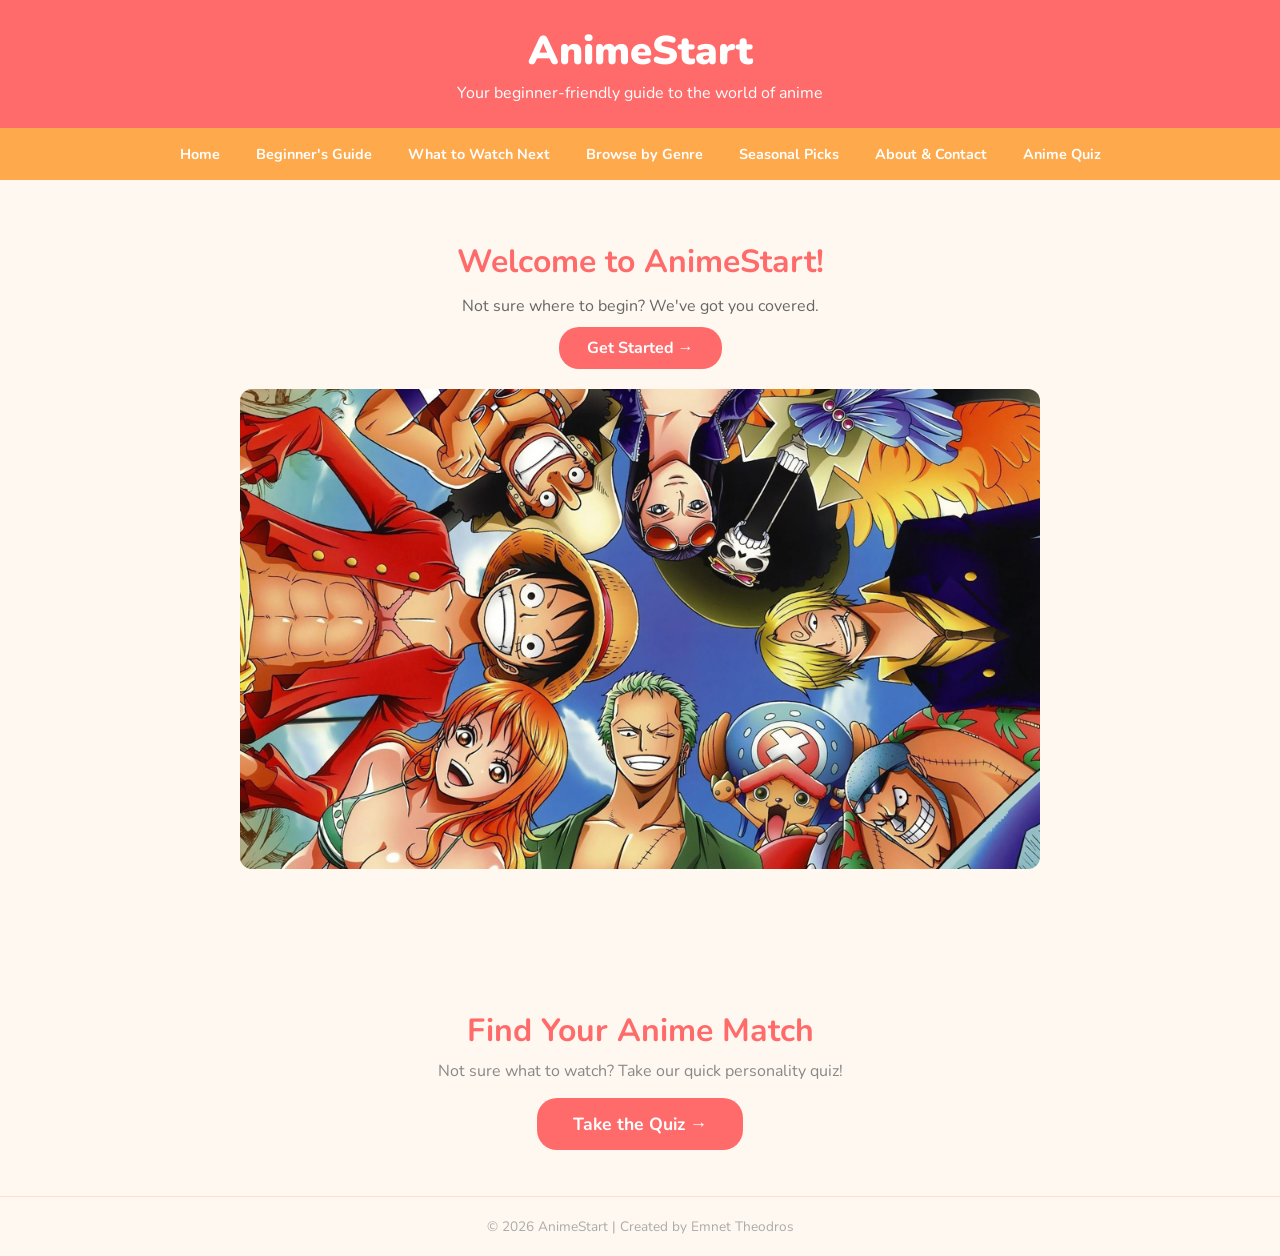
<file: index.html>
<!DOCTYPE html>
<html lang="en">
<head>
  <meta charset="UTF-8">
  <title>AnimeStart</title>
  <link href="https://fonts.googleapis.com/css2?family=Nunito:wght@400;700;900&display=swap" rel="stylesheet">
  <link rel="stylesheet" href="style.css">
</head>
<body>

  <header>
    <h1>AnimeStart</h1>
    <p>Your beginner-friendly guide to the world of anime</p>
  </header>

  <nav>
    <a href="index.html">Home</a>
    <a href="beginners-guide.html">Beginner's Guide</a>
    <a href="what-to-watch.html">What to Watch Next</a>
    <a href="browse-by-genre.html">Browse by Genre</a>
    <a href="seasonal-picks.html">Seasonal Picks</a>
    <a href="about.html">About & Contact</a>
    <a href="quiz.html">Anime Quiz</a>
  </nav>

  <section class="hero">
    <h2>Welcome to AnimeStart! </h2>
    <p>Not sure where to begin? We've got you covered.</p>
    <a href="beginners-guide.html">Get Started →</a>
    <div style="margin-top:30px;">
      <img src="images/one-piece.jpg" alt="One Piece" style="width:80%; max-width:800px; border-radius:12px; display:block; margin:0 auto;">
    </div>
  </section>

  <div class="page-title" style="margin-top:40px;">
    <h2>Find Your Anime Match </h2>
    <p>Not sure what to watch? Take our quick personality quiz!</p>
  </div>

  <div style="text-align:center; margin-top:20px; margin-bottom:60px;">
    <a href="quiz.html" style="background-color:#ff6b6b; color:white; text-decoration:none; padding:14px 36px; border-radius:20px; font-weight:700; font-size:1.1rem;">Take the Quiz →</a>
  </div>
  
  <footer>
    &copy; 2026 AnimeStart | Created by Emnet Theodros
  </footer>

</body>
</html>
</file>
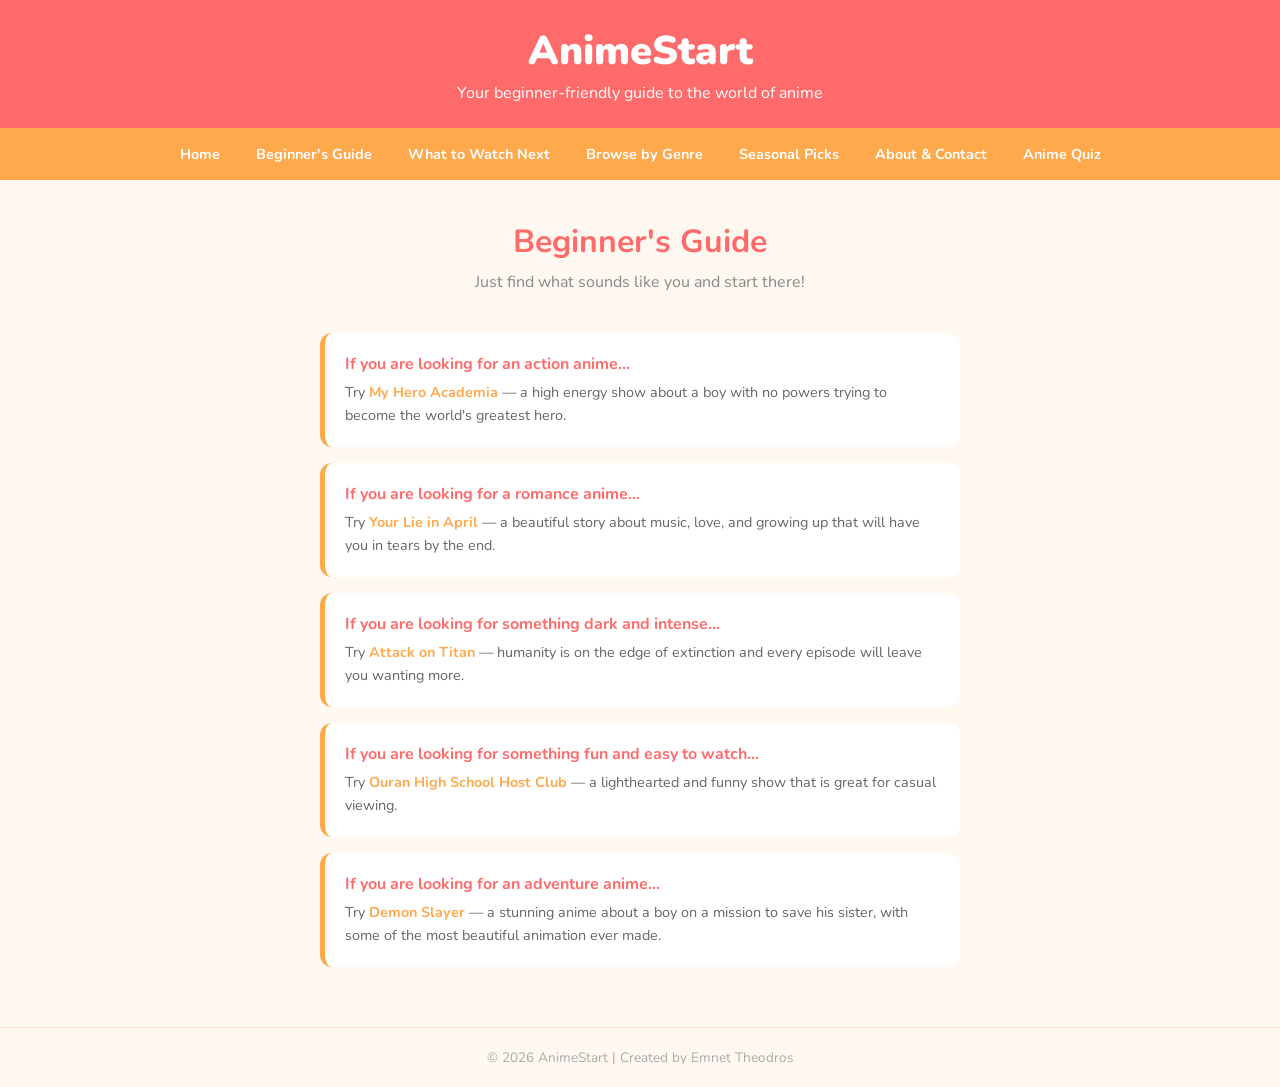
<file: beginners-guide.html>
<!DOCTYPE html>
<html lang="en">
<head>
  <meta charset="UTF-8">
  <title>Beginner's Guide | AnimeStart</title>
  <link href="https://fonts.googleapis.com/css2?family=Nunito:wght@400;700;900&display=swap" rel="stylesheet">
  <link rel="stylesheet" href="style.css">
</head>
<body>

  <header>
    <h1>AnimeStart</h1>
    <p>Your beginner-friendly guide to the world of anime</p>
  </header>

  <nav>
    <a href="index.html">Home</a>
    <a href="beginners-guide.html">Beginner's Guide</a>
    <a href="what-to-watch.html">What to Watch Next</a>
    <a href="browse-by-genre.html">Browse by Genre</a>
    <a href="seasonal-picks.html">Seasonal Picks</a>
    <a href="about.html">About & Contact</a>
    <a href="quiz.html">Anime Quiz</a>
  </nav>

  <div class="page-title">
    <h2>Beginner's Guide </h2>
    <p>Just find what sounds like you and start there!</p>
  </div>

  <div class="guides">

    <div class="guide-card">
      <h3> If you are looking for an action anime...</h3>
      <p>Try <strong>My Hero Academia</strong> — a high energy show about a boy with no powers trying to become the world's greatest hero.</p>
    </div>

    <div class="guide-card">
      <h3> If you are looking for a romance anime...</h3>
      <p>Try <strong>Your Lie in April</strong> — a beautiful story about music, love, and growing up that will have you in tears by the end.</p>
    </div>

    <div class="guide-card">
      <h3> If you are looking for something dark and intense...</h3>
      <p>Try <strong>Attack on Titan</strong> — humanity is on the edge of extinction and every episode will leave you wanting more.</p>
    </div>

    <div class="guide-card">
      <h3> If you are looking for something fun and easy to watch...</h3>
      <p>Try <strong>Ouran High School Host Club</strong> — a lighthearted and funny show that is great for casual viewing.</p>
    </div>

    <div class="guide-card">
      <h3> If you are looking for an adventure anime...</h3>
      <p>Try <strong>Demon Slayer</strong> — a stunning anime about a boy on a mission to save his sister, with some of the most beautiful animation ever made.</p>
    </div>

  </div>
  
  


  <footer>
    &copy; 2026 AnimeStart | Created by Emnet Theodros
  </footer>

</body>
</html>
</file>
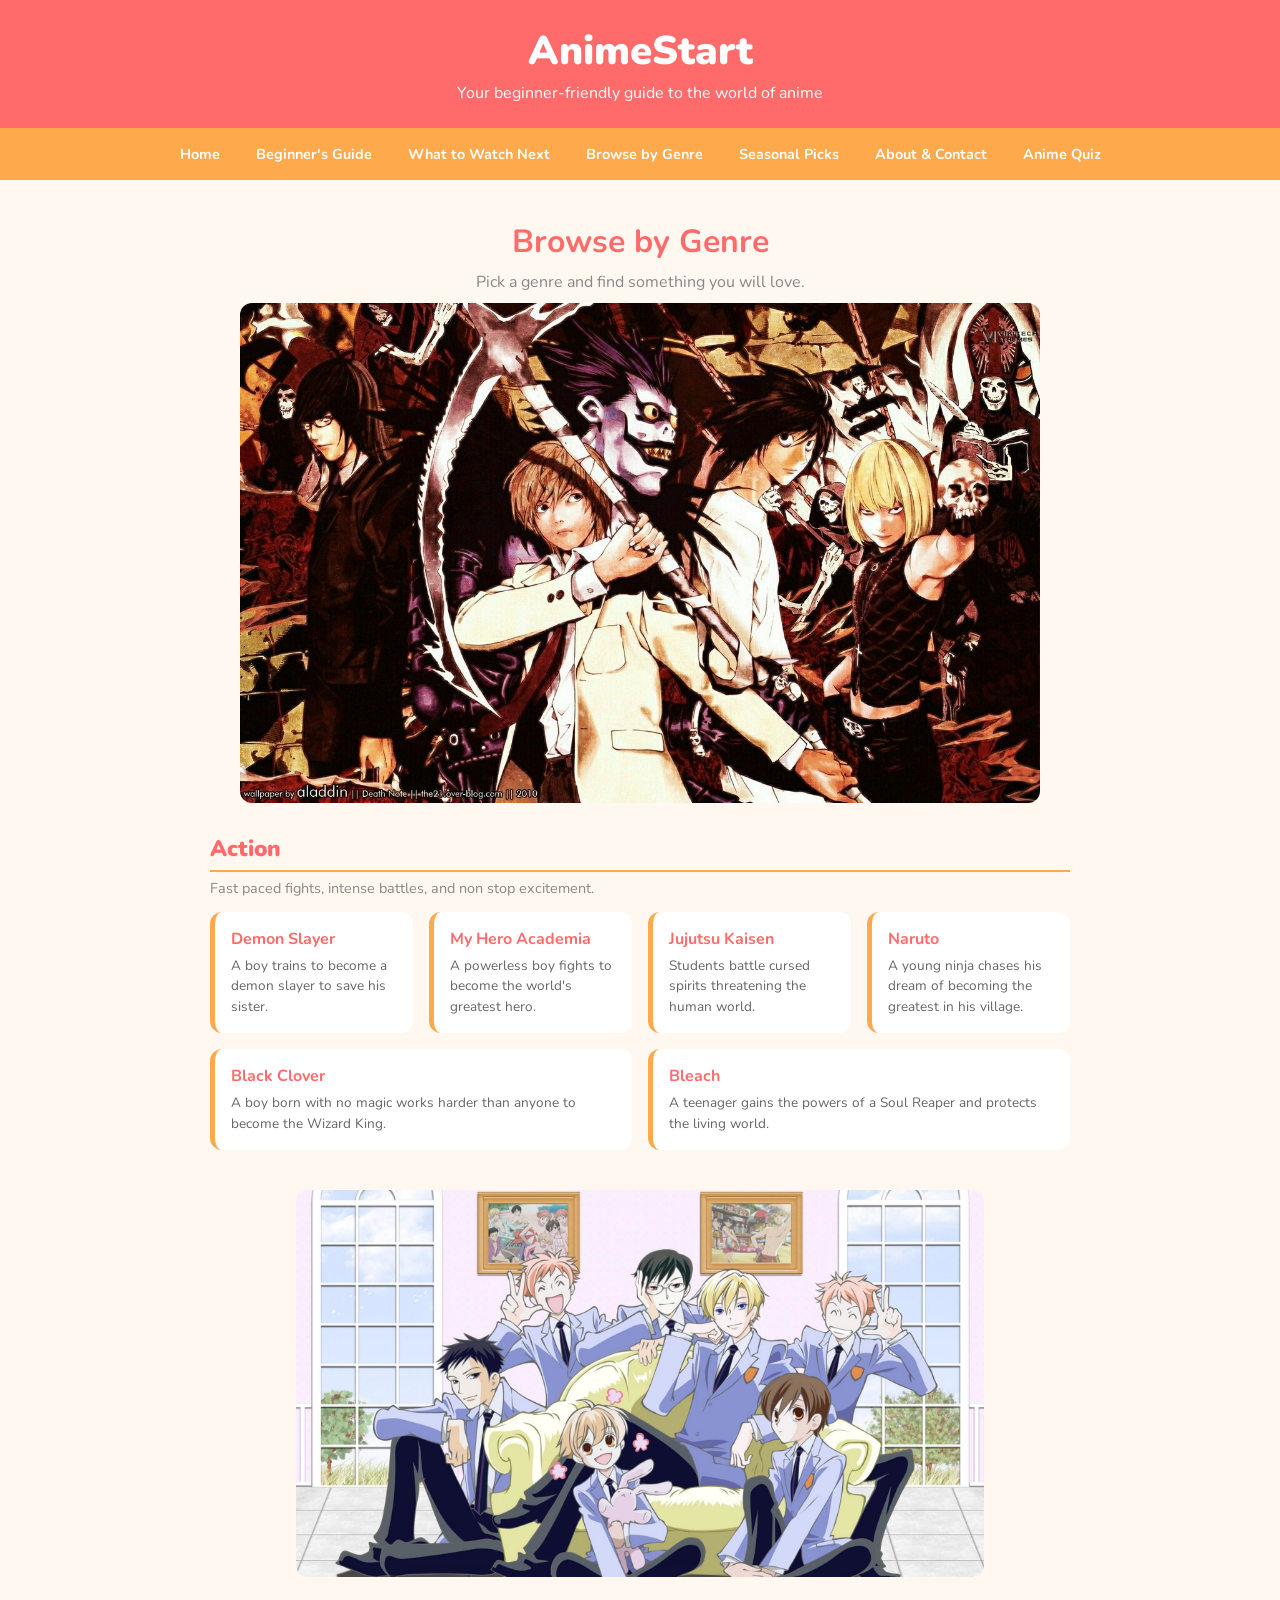
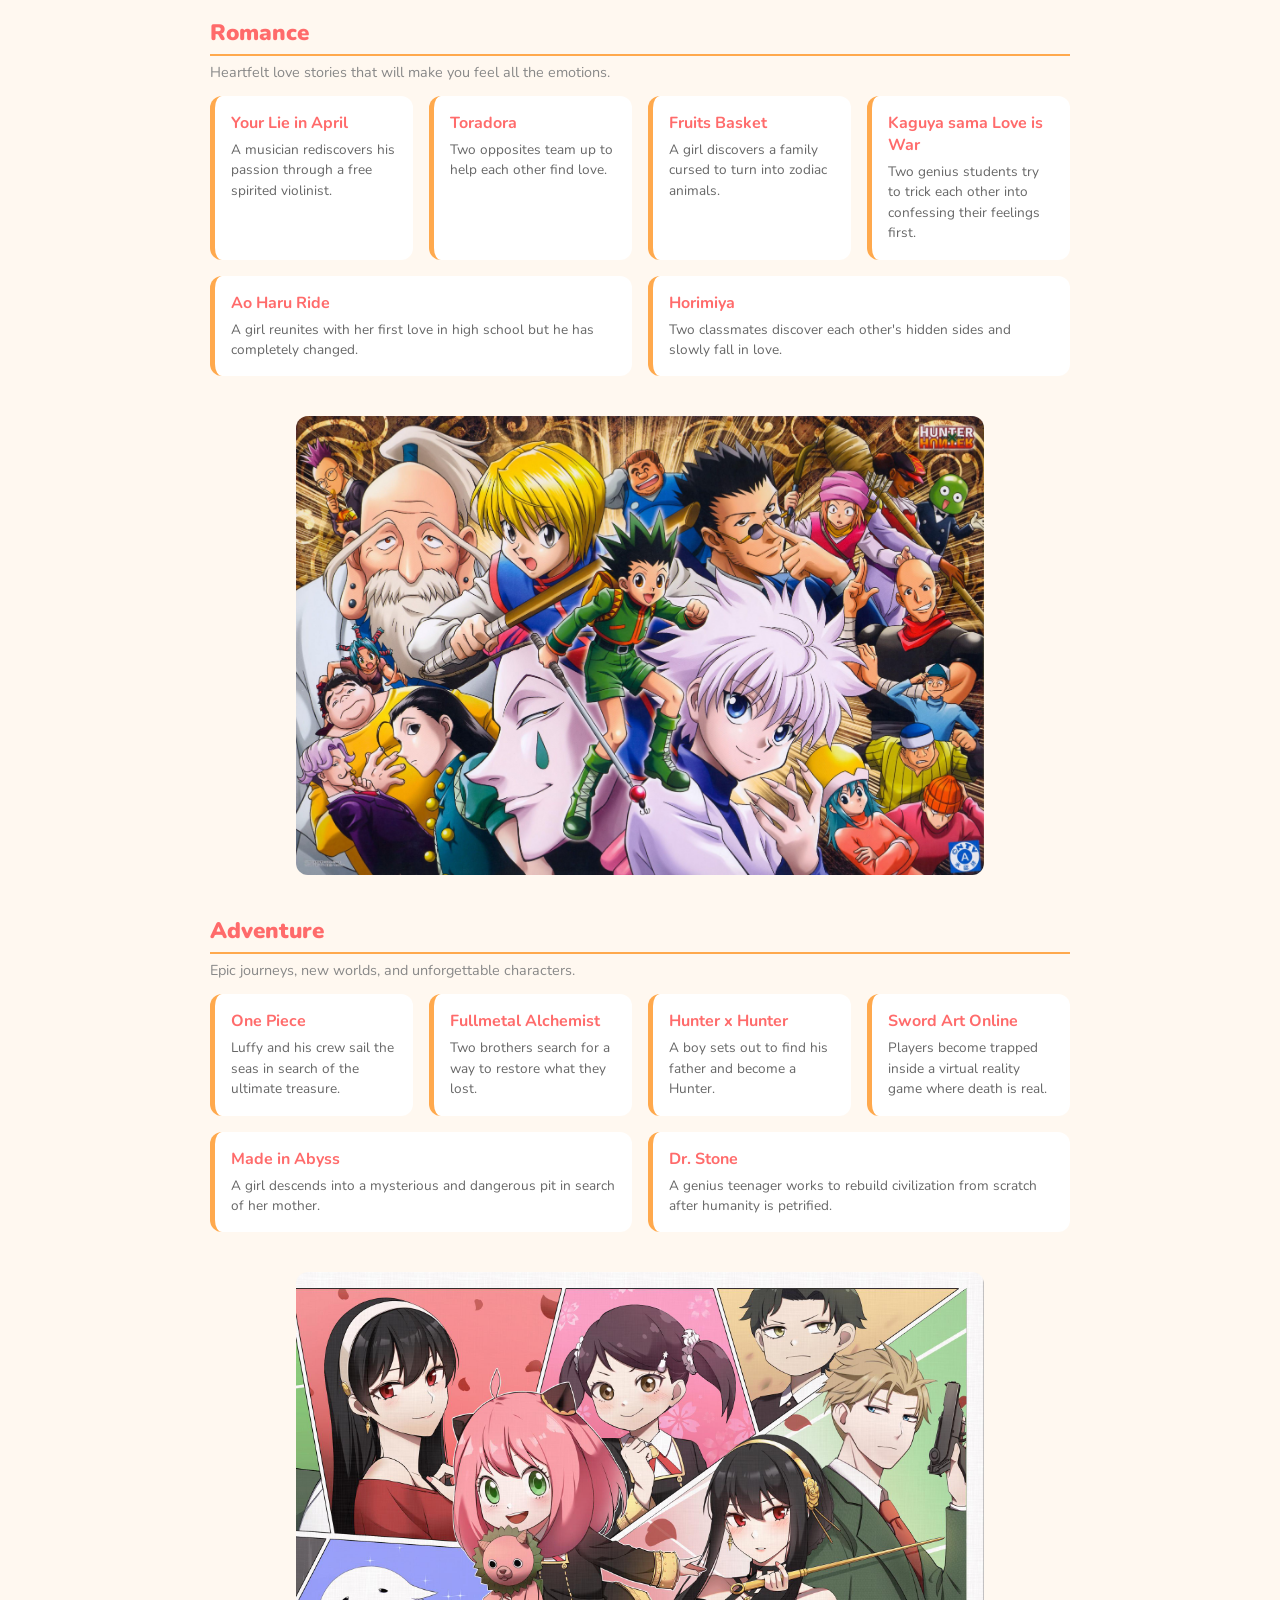
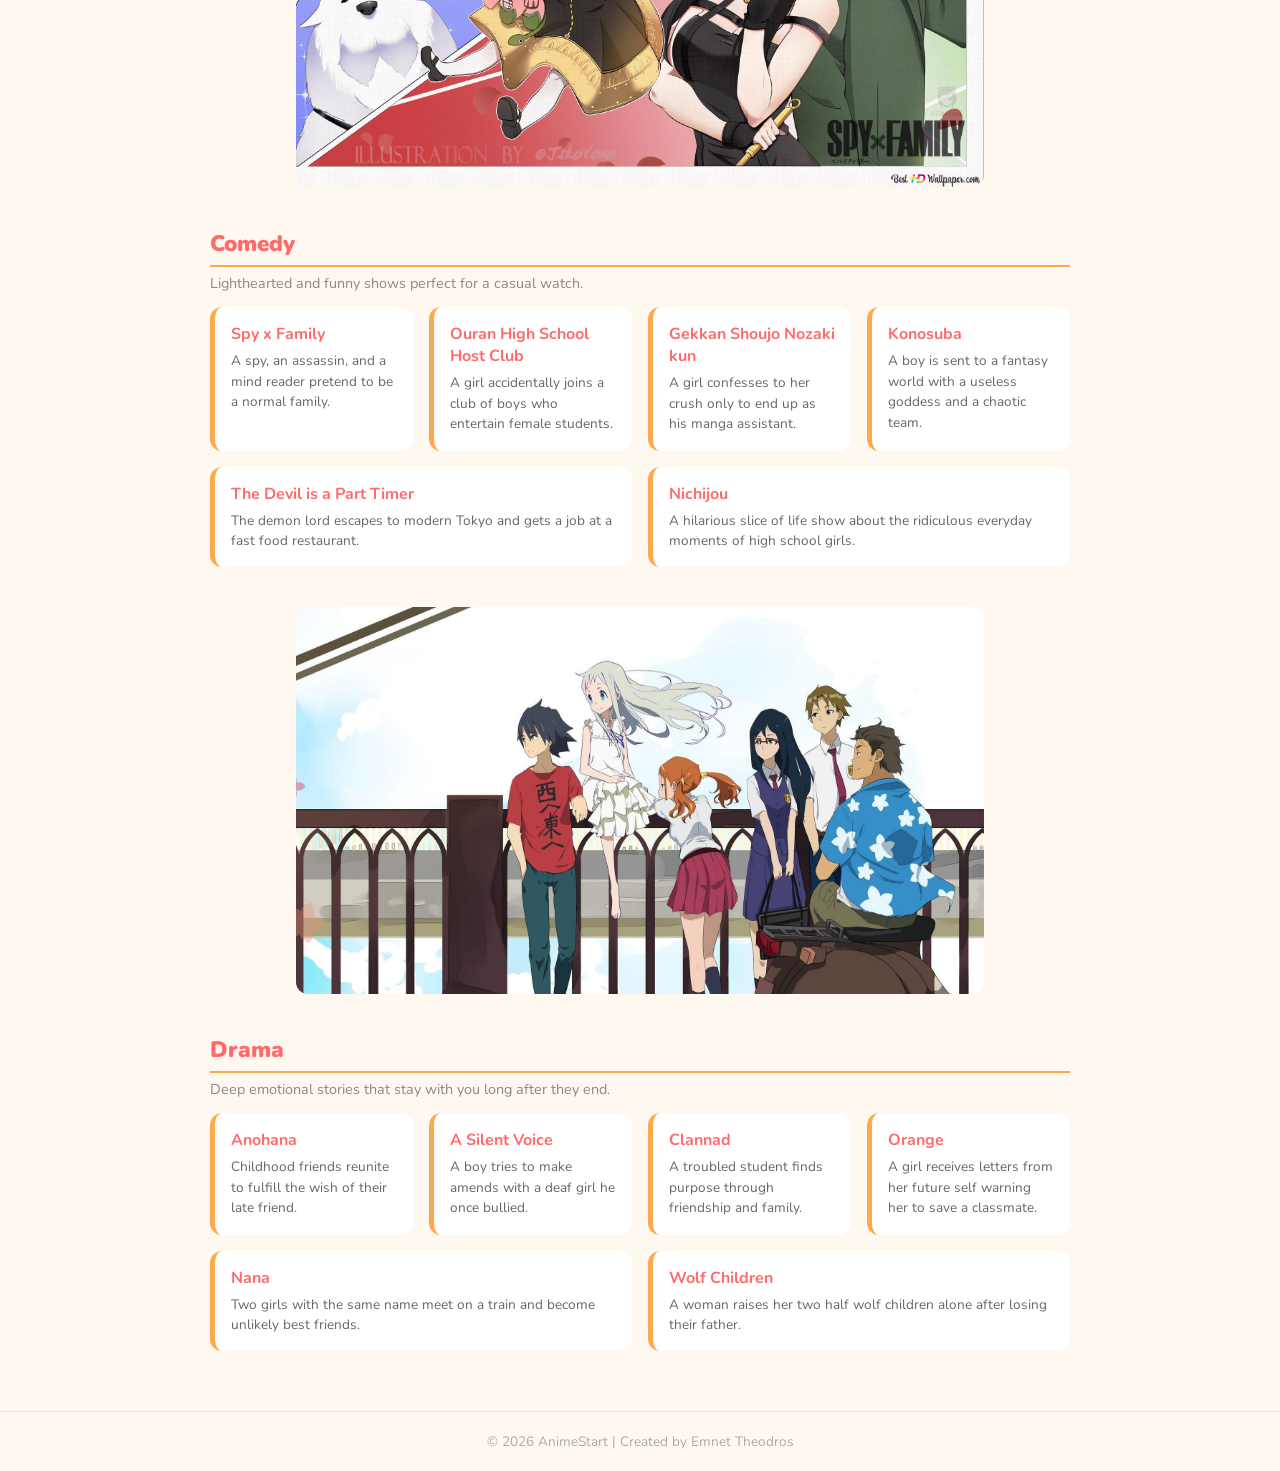
<file: browse-by-genre.html>
<!DOCTYPE html>
<html lang="en">
<head>
  <meta charset="UTF-8">
  <title>Browse by Genre | AnimeStart</title>
  <link href="https://fonts.googleapis.com/css2?family=Nunito:wght@400;700;900&display=swap" rel="stylesheet">
  <link rel="stylesheet" href="style.css">
</head>
<body>

  <header>
    <h1>AnimeStart</h1>
    <p>Your beginner-friendly guide to the world of anime</p>
  </header>

  <nav>
    <a href="index.html">Home</a>
    <a href="beginners-guide.html">Beginner's Guide</a>
    <a href="what-to-watch.html">What to Watch Next</a>
    <a href="browse-by-genre.html">Browse by Genre</a>
    <a href="seasonal-picks.html">Seasonal Picks</a>
    <a href="about.html">About & Contact</a>
    <a href="quiz.html">Anime Quiz</a>
  </nav>

  <div class="page-title">
    <h2>Browse by Genre</h2>
    <p>Pick a genre and find something you will love.</p>
  </div>

  <img src="images/death-note.jpg" alt="Death Note" style="width:80%; max-width:800px; height:auto; border-radius:12px; display:block; margin:0 auto;">

  <div class="genre-section">

    <div class="genre-block">
      <h3>Action</h3>
      <p>Fast paced fights, intense battles, and non stop excitement.</p>
      <div class="genre-cards">
        <div class="genre-card">
          <h4>Demon Slayer</h4>
          <p>A boy trains to become a demon slayer to save his sister.</p>
        </div>
        <div class="genre-card">
          <h4>My Hero Academia</h4>
          <p>A powerless boy fights to become the world's greatest hero.</p>
        </div>
        <div class="genre-card">
          <h4>Jujutsu Kaisen</h4>
          <p>Students battle cursed spirits threatening the human world.</p>
        </div>
        <div class="genre-card">
          <h4>Naruto</h4>
          <p>A young ninja chases his dream of becoming the greatest in his village.</p>
        </div>
        <div class="genre-card">
          <h4>Black Clover</h4>
          <p>A boy born with no magic works harder than anyone to become the Wizard King.</p>
        </div>
        <div class="genre-card">
          <h4>Bleach</h4>
          <p>A teenager gains the powers of a Soul Reaper and protects the living world.</p>
        </div>
      </div>
    </div>

    <img src="images/ouran-highschool.jpg" alt="Ouran High School" style="width:80%; max-width:800px; height:auto; border-radius:12px; display:block; margin:0 auto;">

    <div class="genre-block">
      <h3>Romance</h3>
      <p>Heartfelt love stories that will make you feel all the emotions.</p>
      <div class="genre-cards">
        <div class="genre-card">
          <h4>Your Lie in April</h4>
          <p>A musician rediscovers his passion through a free spirited violinist.</p>
        </div>
        <div class="genre-card">
          <h4>Toradora</h4>
          <p>Two opposites team up to help each other find love.</p>
        </div>
        <div class="genre-card">
          <h4>Fruits Basket</h4>
          <p>A girl discovers a family cursed to turn into zodiac animals.</p>
        </div>
        <div class="genre-card">
          <h4>Kaguya sama Love is War</h4>
          <p>Two genius students try to trick each other into confessing their feelings first.</p>
        </div>
        <div class="genre-card">
          <h4>Ao Haru Ride</h4>
          <p>A girl reunites with her first love in high school but he has completely changed.</p>
        </div>
        <div class="genre-card">
          <h4>Horimiya</h4>
          <p>Two classmates discover each other's hidden sides and slowly fall in love.</p>
        </div>
      </div>
    </div>
<img src="images/hxh.jpg" alt="Hunter x Hunter" style="width:80%; max-width:800px; height:auto; border-radius:12px; display:block; margin:0 auto;">

    <div class="genre-block">
      <h3>Adventure</h3>
      <p>Epic journeys, new worlds, and unforgettable characters.</p>
      <div class="genre-cards">
        <div class="genre-card">
          <h4>One Piece</h4>
          <p>Luffy and his crew sail the seas in search of the ultimate treasure.</p>
        </div>
        <div class="genre-card">
          <h4>Fullmetal Alchemist</h4>
          <p>Two brothers search for a way to restore what they lost.</p>
        </div>
        <div class="genre-card">
          <h4>Hunter x Hunter</h4>
          <p>A boy sets out to find his father and become a Hunter.</p>
        </div>
        <div class="genre-card">
          <h4>Sword Art Online</h4>
          <p>Players become trapped inside a virtual reality game where death is real.</p>
        </div>
        <div class="genre-card">
          <h4>Made in Abyss</h4>
          <p>A girl descends into a mysterious and dangerous pit in search of her mother.</p>
        </div>
        <div class="genre-card">
          <h4>Dr. Stone</h4>
          <p>A genius teenager works to rebuild civilization from scratch after humanity is petrified.</p>
        </div>
      </div>
    </div>

  <img src="images/spy-x-family.jpg" alt="Spy x Family" style="width:80%; max-width:800px; height:auto; border-radius:12px; display:block; margin:0 auto;">
    
  <div class="genre-block">
      <h3>Comedy</h3>
      <p>Lighthearted and funny shows perfect for a casual watch.</p>
      <div class="genre-cards">
        <div class="genre-card">
          <h4>Spy x Family</h4>
          <p>A spy, an assassin, and a mind reader pretend to be a normal family.</p>
        </div>
        <div class="genre-card">
          <h4>Ouran High School Host Club</h4>
          <p>A girl accidentally joins a club of boys who entertain female students.</p>
        </div>
        <div class="genre-card">
          <h4>Gekkan Shoujo Nozaki kun</h4>
          <p>A girl confesses to her crush only to end up as his manga assistant.</p>
        </div>
        <div class="genre-card">
          <h4>Konosuba</h4>
          <p>A boy is sent to a fantasy world with a useless goddess and a chaotic team.</p>
        </div>
        <div class="genre-card">
          <h4>The Devil is a Part Timer</h4>
          <p>The demon lord escapes to modern Tokyo and gets a job at a fast food restaurant.</p>
        </div>
        <div class="genre-card">
          <h4>Nichijou</h4>
          <p>A hilarious slice of life show about the ridiculous everyday moments of high school girls.</p>
        </div>
      </div>
    </div>

  <img src="images/anohana.jpg" alt="Anohana" style="width:80%; max-width:800px; height:auto; border-radius:12px; display:block; margin:0 auto;">
    
  <div class="genre-block">
      <h3>Drama</h3>
      <p>Deep emotional stories that stay with you long after they end.</p>
      <div class="genre-cards">
        <div class="genre-card">
          <h4>Anohana</h4>
          <p>Childhood friends reunite to fulfill the wish of their late friend.</p>
        </div>
        <div class="genre-card">
          <h4>A Silent Voice</h4>
          <p>A boy tries to make amends with a deaf girl he once bullied.</p>
        </div>
        <div class="genre-card">
          <h4>Clannad</h4>
          <p>A troubled student finds purpose through friendship and family.</p>
        </div>
        <div class="genre-card">
          <h4>Orange</h4>
          <p>A girl receives letters from her future self warning her to save a classmate.</p>
        </div>
        <div class="genre-card">
          <h4>Nana</h4>
          <p>Two girls with the same name meet on a train and become unlikely best friends.</p>
        </div>
        <div class="genre-card">
          <h4>Wolf Children</h4>
          <p>A woman raises her two half wolf children alone after losing their father.</p>
        </div>
      </div>
    </div>

  </div>

  <footer>
    &copy; 2026 AnimeStart | Created by Emnet Theodros
  </footer>

</body>
</html>
</file>
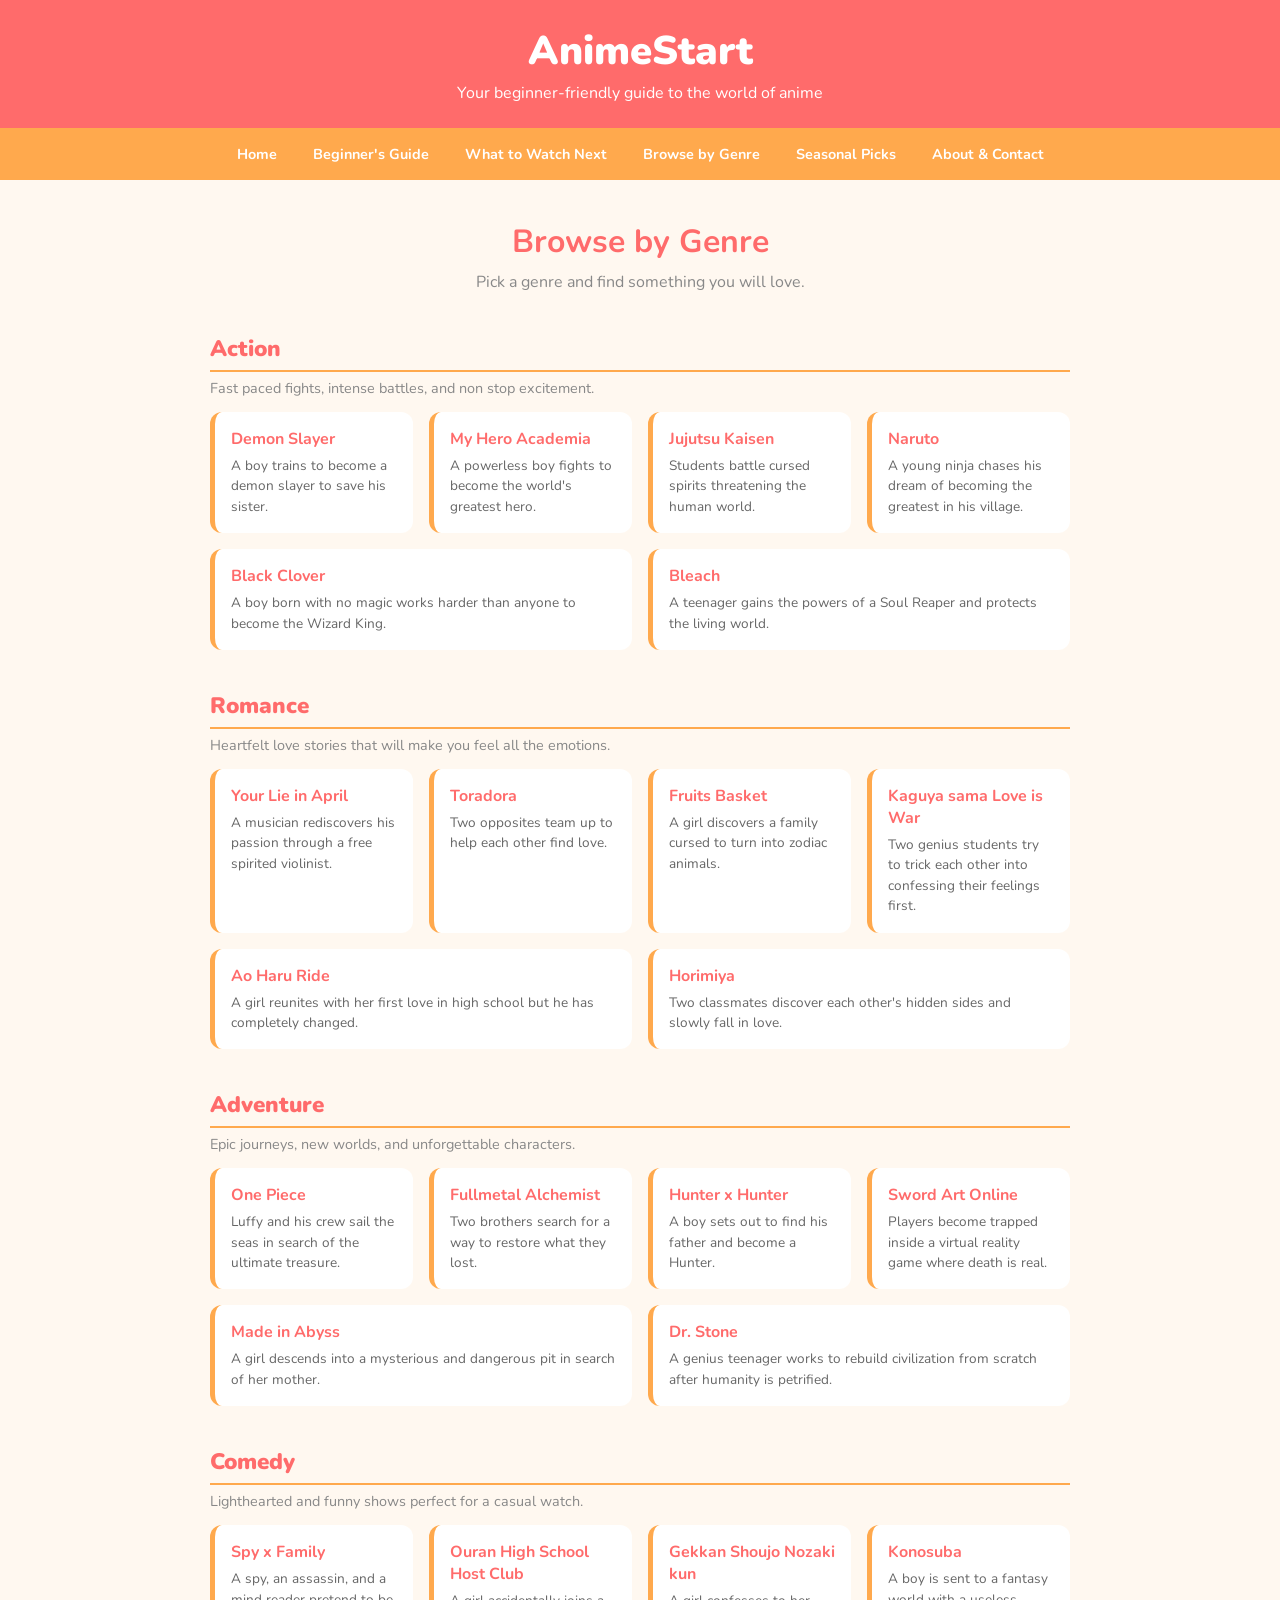
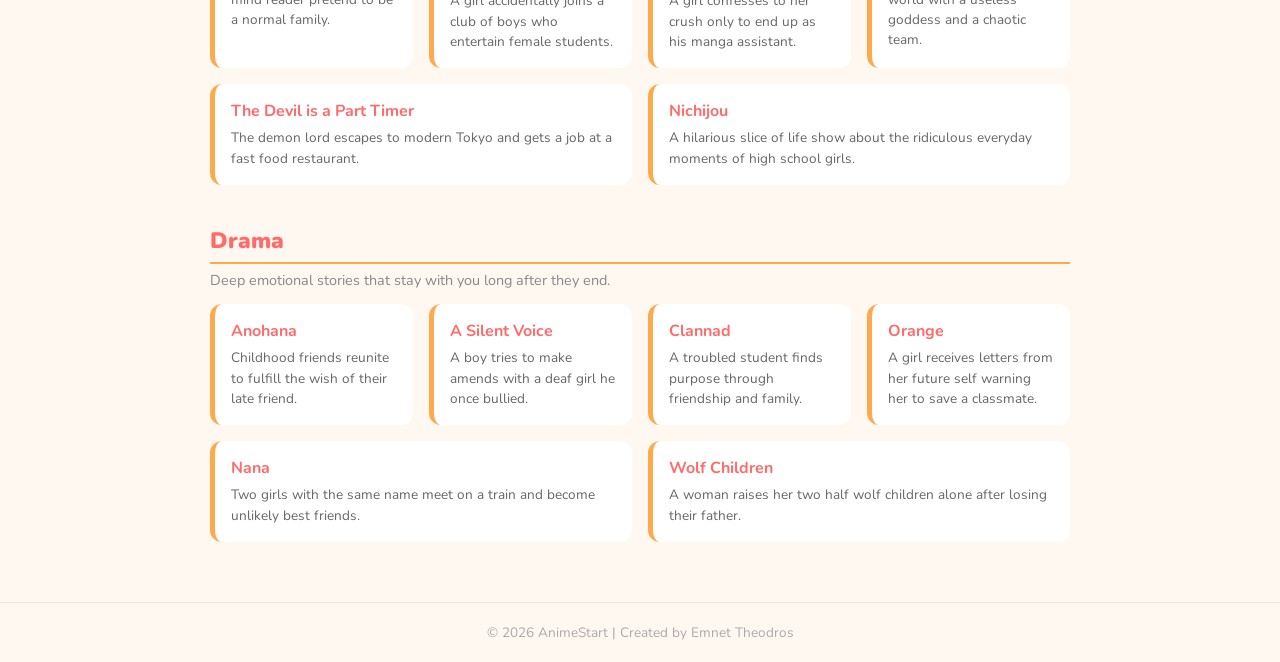
<file: genre.html>
<!DOCTYPE html>
<html lang="en">
<head>
  <meta charset="UTF-8">
  <title>Browse by Genre | AnimeStart</title>
  <link href="https://fonts.googleapis.com/css2?family=Nunito:wght@400;700;900&display=swap" rel="stylesheet">
  <link rel="stylesheet" href="style.css">
</head>
<body>

  <header>
    <h1>AnimeStart</h1>
    <p>Your beginner-friendly guide to the world of anime</p>
  </header>

  <nav>
    <a href="index.html">Home</a>
    <a href="beginners-guide.html">Beginner's Guide</a>
    <a href="what-to-watch.html">What to Watch Next</a>
    <a href="browse-by-genre.html">Browse by Genre</a>
    <a href="seasonal-picks.html">Seasonal Picks</a>
    <a href="about.html">About & Contact</a>
  </nav>

  <div class="page-title">
    <h2>Browse by Genre</h2>
    <p>Pick a genre and find something you will love.</p>
  </div>

  <div class="genre-section">

    <div class="genre-block">
      <h3>Action</h3>
      <p>Fast paced fights, intense battles, and non stop excitement.</p>
      <div class="genre-cards">
        <div class="genre-card">
          <h4>Demon Slayer</h4>
          <p>A boy trains to become a demon slayer to save his sister.</p>
        </div>
        <div class="genre-card">
          <h4>My Hero Academia</h4>
          <p>A powerless boy fights to become the world's greatest hero.</p>
        </div>
        <div class="genre-card">
          <h4>Jujutsu Kaisen</h4>
          <p>Students battle cursed spirits threatening the human world.</p>
        </div>
        <div class="genre-card">
          <h4>Naruto</h4>
          <p>A young ninja chases his dream of becoming the greatest in his village.</p>
        </div>
        <div class="genre-card">
          <h4>Black Clover</h4>
          <p>A boy born with no magic works harder than anyone to become the Wizard King.</p>
        </div>
        <div class="genre-card">
          <h4>Bleach</h4>
          <p>A teenager gains the powers of a Soul Reaper and protects the living world.</p>
        </div>
      </div>
    </div>

    <div class="genre-block">
      <h3>Romance</h3>
      <p>Heartfelt love stories that will make you feel all the emotions.</p>
      <div class="genre-cards">
        <div class="genre-card">
          <h4>Your Lie in April</h4>
          <p>A musician rediscovers his passion through a free spirited violinist.</p>
        </div>
        <div class="genre-card">
          <h4>Toradora</h4>
          <p>Two opposites team up to help each other find love.</p>
        </div>
        <div class="genre-card">
          <h4>Fruits Basket</h4>
          <p>A girl discovers a family cursed to turn into zodiac animals.</p>
        </div>
        <div class="genre-card">
          <h4>Kaguya sama Love is War</h4>
          <p>Two genius students try to trick each other into confessing their feelings first.</p>
        </div>
        <div class="genre-card">
          <h4>Ao Haru Ride</h4>
          <p>A girl reunites with her first love in high school but he has completely changed.</p>
        </div>
        <div class="genre-card">
          <h4>Horimiya</h4>
          <p>Two classmates discover each other's hidden sides and slowly fall in love.</p>
        </div>
      </div>
    </div>

    <div class="genre-block">
      <h3>Adventure</h3>
      <p>Epic journeys, new worlds, and unforgettable characters.</p>
      <div class="genre-cards">
        <div class="genre-card">
          <h4>One Piece</h4>
          <p>Luffy and his crew sail the seas in search of the ultimate treasure.</p>
        </div>
        <div class="genre-card">
          <h4>Fullmetal Alchemist</h4>
          <p>Two brothers search for a way to restore what they lost.</p>
        </div>
        <div class="genre-card">
          <h4>Hunter x Hunter</h4>
          <p>A boy sets out to find his father and become a Hunter.</p>
        </div>
        <div class="genre-card">
          <h4>Sword Art Online</h4>
          <p>Players become trapped inside a virtual reality game where death is real.</p>
        </div>
        <div class="genre-card">
          <h4>Made in Abyss</h4>
          <p>A girl descends into a mysterious and dangerous pit in search of her mother.</p>
        </div>
        <div class="genre-card">
          <h4>Dr. Stone</h4>
          <p>A genius teenager works to rebuild civilization from scratch after humanity is petrified.</p>
        </div>
      </div>
    </div>

    <div class="genre-block">
      <h3>Comedy</h3>
      <p>Lighthearted and funny shows perfect for a casual watch.</p>
      <div class="genre-cards">
        <div class="genre-card">
          <h4>Spy x Family</h4>
          <p>A spy, an assassin, and a mind reader pretend to be a normal family.</p>
        </div>
        <div class="genre-card">
          <h4>Ouran High School Host Club</h4>
          <p>A girl accidentally joins a club of boys who entertain female students.</p>
        </div>
        <div class="genre-card">
          <h4>Gekkan Shoujo Nozaki kun</h4>
          <p>A girl confesses to her crush only to end up as his manga assistant.</p>
        </div>
        <div class="genre-card">
          <h4>Konosuba</h4>
          <p>A boy is sent to a fantasy world with a useless goddess and a chaotic team.</p>
        </div>
        <div class="genre-card">
          <h4>The Devil is a Part Timer</h4>
          <p>The demon lord escapes to modern Tokyo and gets a job at a fast food restaurant.</p>
        </div>
        <div class="genre-card">
          <h4>Nichijou</h4>
          <p>A hilarious slice of life show about the ridiculous everyday moments of high school girls.</p>
        </div>
      </div>
    </div>

    <div class="genre-block">
      <h3>Drama</h3>
      <p>Deep emotional stories that stay with you long after they end.</p>
      <div class="genre-cards">
        <div class="genre-card">
          <h4>Anohana</h4>
          <p>Childhood friends reunite to fulfill the wish of their late friend.</p>
        </div>
        <div class="genre-card">
          <h4>A Silent Voice</h4>
          <p>A boy tries to make amends with a deaf girl he once bullied.</p>
        </div>
        <div class="genre-card">
          <h4>Clannad</h4>
          <p>A troubled student finds purpose through friendship and family.</p>
        </div>
        <div class="genre-card">
          <h4>Orange</h4>
          <p>A girl receives letters from her future self warning her to save a classmate.</p>
        </div>
        <div class="genre-card">
          <h4>Nana</h4>
          <p>Two girls with the same name meet on a train and become unlikely best friends.</p>
        </div>
        <div class="genre-card">
          <h4>Wolf Children</h4>
          <p>A woman raises her two half wolf children alone after losing their father.</p>
        </div>
      </div>
    </div>

  </div>

  <footer>
    &copy; 2026 AnimeStart | Created by Emnet Theodros
  </footer>

</body>
</html>
</file>
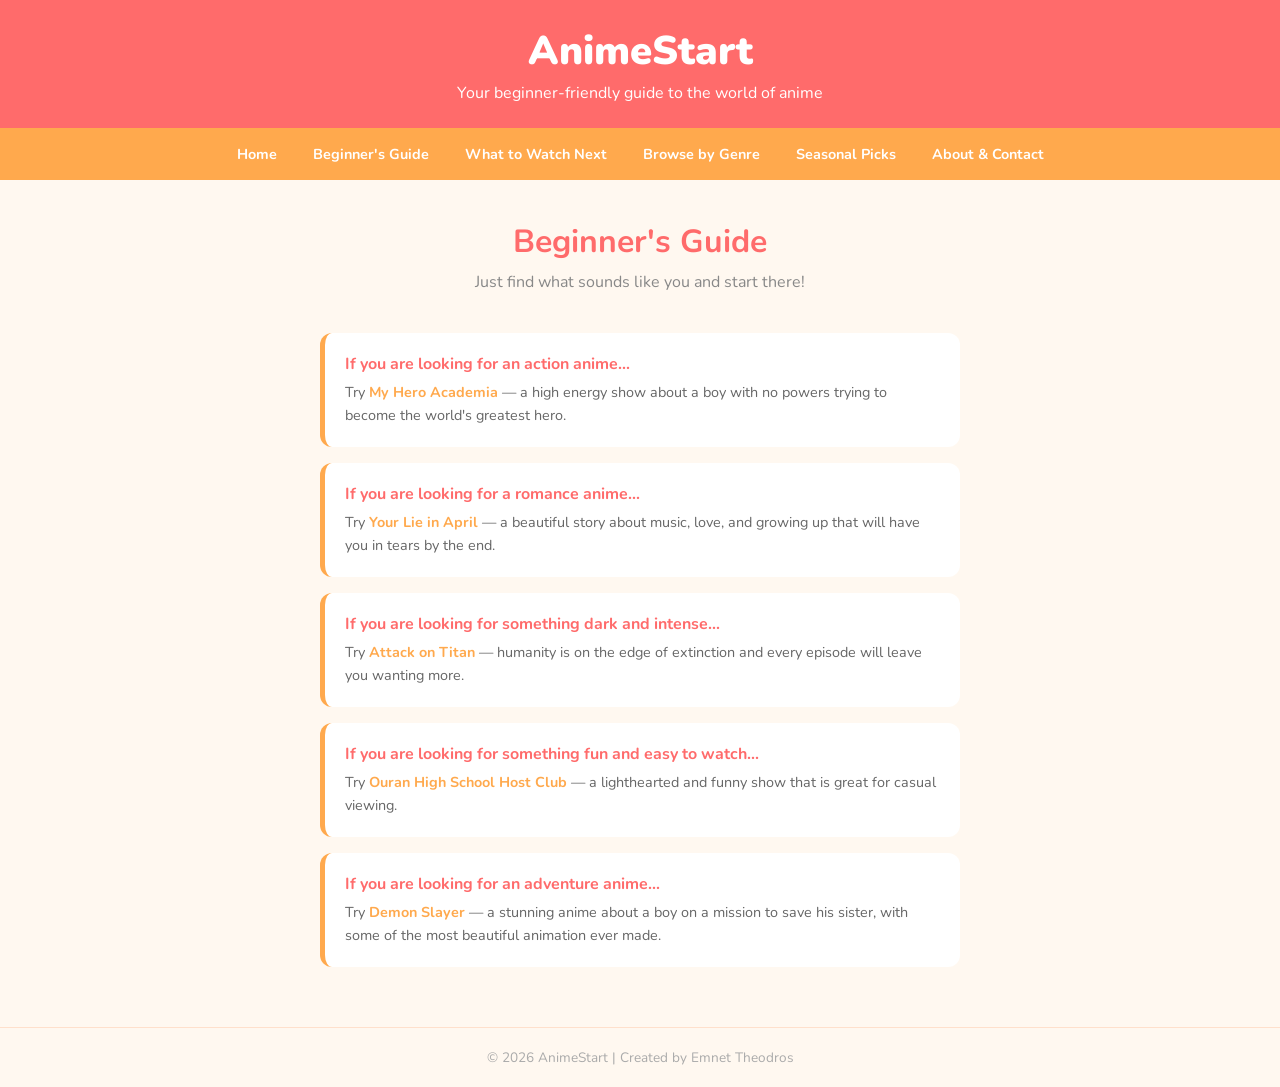
<file: guide.html>
<!DOCTYPE html>
<html lang="en">
<head>
  <meta charset="UTF-8">
  <title>Beginner's Guide | AnimeStart</title>
  <link href="https://fonts.googleapis.com/css2?family=Nunito:wght@400;700;900&display=swap" rel="stylesheet">
  <link rel="stylesheet" href="style.css">
</head>
<body>

  <header>
    <h1>AnimeStart</h1>
    <p>Your beginner-friendly guide to the world of anime</p>
  </header>

  <nav>
    <a href="index.html">Home</a>
    <a href="beginners-guide.html">Beginner's Guide</a>
    <a href="what-to-watch.html">What to Watch Next</a>
    <a href="browse-by-genre.html">Browse by Genre</a>
    <a href="seasonal-picks.html">Seasonal Picks</a>
    <a href="about.html">About & Contact</a>
  </nav>

  <div class="page-title">
    <h2>Beginner's Guide </h2>
    <p>Just find what sounds like you and start there!</p>
  </div>

  <div class="guides">

    <div class="guide-card">
      <h3> If you are looking for an action anime...</h3>
      <p>Try <strong>My Hero Academia</strong> — a high energy show about a boy with no powers trying to become the world's greatest hero.</p>
    </div>

    <div class="guide-card">
      <h3> If you are looking for a romance anime...</h3>
      <p>Try <strong>Your Lie in April</strong> — a beautiful story about music, love, and growing up that will have you in tears by the end.</p>
    </div>

    <div class="guide-card">
      <h3> If you are looking for something dark and intense...</h3>
      <p>Try <strong>Attack on Titan</strong> — humanity is on the edge of extinction and every episode will leave you wanting more.</p>
    </div>

    <div class="guide-card">
      <h3> If you are looking for something fun and easy to watch...</h3>
      <p>Try <strong>Ouran High School Host Club</strong> — a lighthearted and funny show that is great for casual viewing.</p>
    </div>

    <div class="guide-card">
      <h3> If you are looking for an adventure anime...</h3>
      <p>Try <strong>Demon Slayer</strong> — a stunning anime about a boy on a mission to save his sister, with some of the most beautiful animation ever made.</p>
    </div>

  </div>

  <footer>
    &copy; 2026 AnimeStart | Created by Emnet Theodros
  </footer>

</body>
</html>
</file>
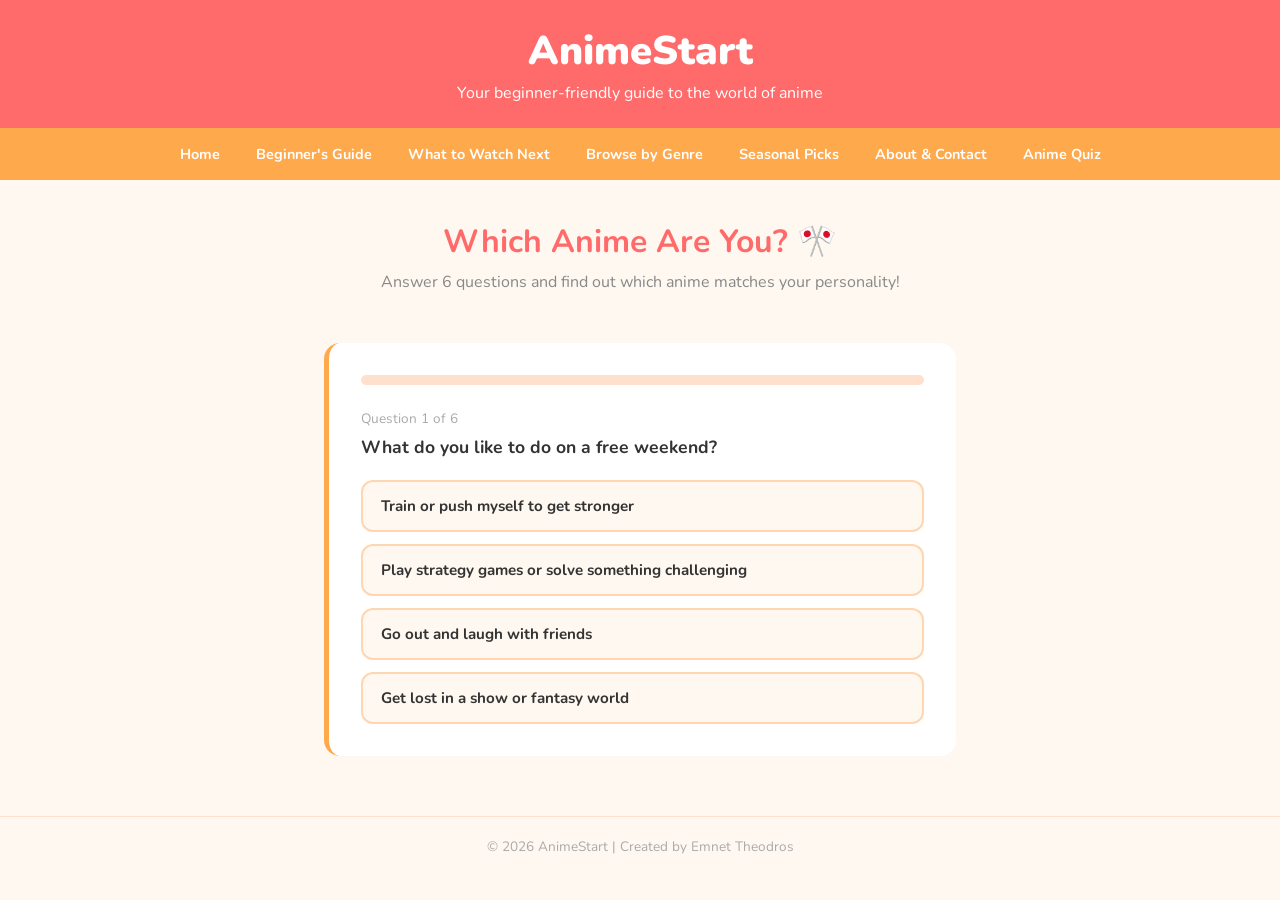
<file: quiz.html>
<!DOCTYPE html>
<html lang="en">
<head>
  <meta charset="UTF-8">
  <title>Anime Quiz – AnimeStart</title>
  <link href="https://fonts.googleapis.com/css2?family=Nunito:wght@400;700;900&display=swap" rel="stylesheet">
  <link rel="stylesheet" href="style.css">
</head>
<body>

  <header>
    <h1>AnimeStart</h1>
    <p>Your beginner-friendly guide to the world of anime</p>
  </header>

  <nav>
    <a href="index.html">Home</a>
    <a href="beginners-guide.html">Beginner's Guide</a>
    <a href="what-to-watch.html">What to Watch Next</a>
    <a href="browse-by-genre.html">Browse by Genre</a>
    <a href="seasonal-picks.html">Seasonal Picks</a>
    <a href="about.html">About & Contact</a>
    <a href="quiz.html">Anime Quiz</a>
  </nav>

  <div class="page-title">
    <h2>Which Anime Are You? 🎌</h2>
    <p>Answer 6 questions and find out which anime matches your personality!</p>
  </div>



  <div class="quiz-wrapper">
    <div class="quiz-card">

      
      <div id="quiz-section">
        <div class="progress-bar-wrap">
          <div class="progress-bar-fill" id="progress-bar"></div>
        </div>

        <p class="question-count" id="question-count"></p>
        <p class="question-text" id="question-text"></p>
        <div class="options" id="options"></div>

        <button class="next-btn" id="next-btn" onclick="nextQuestion()">Next →</button>
      </div>

      
      <div class="result-card" id="result-section">
        <div class="result-emoji" id="result-emoji"></div>
        <div class="result-title" id="result-title"></div>
        <p class="result-desc" id="result-desc"></p>
        <div class="result-watch" id="result-watch"></div>
        <button class="restart-btn" onclick="restartQuiz()">Take it again 🔄</button>
      </div>

    </div>
  </div>

  <footer>
    &copy; 2026 AnimeStart | Created by Emnet Theodros
  </footer>

  <script src="quiz.js"></script>
</body>
</html>
</file>
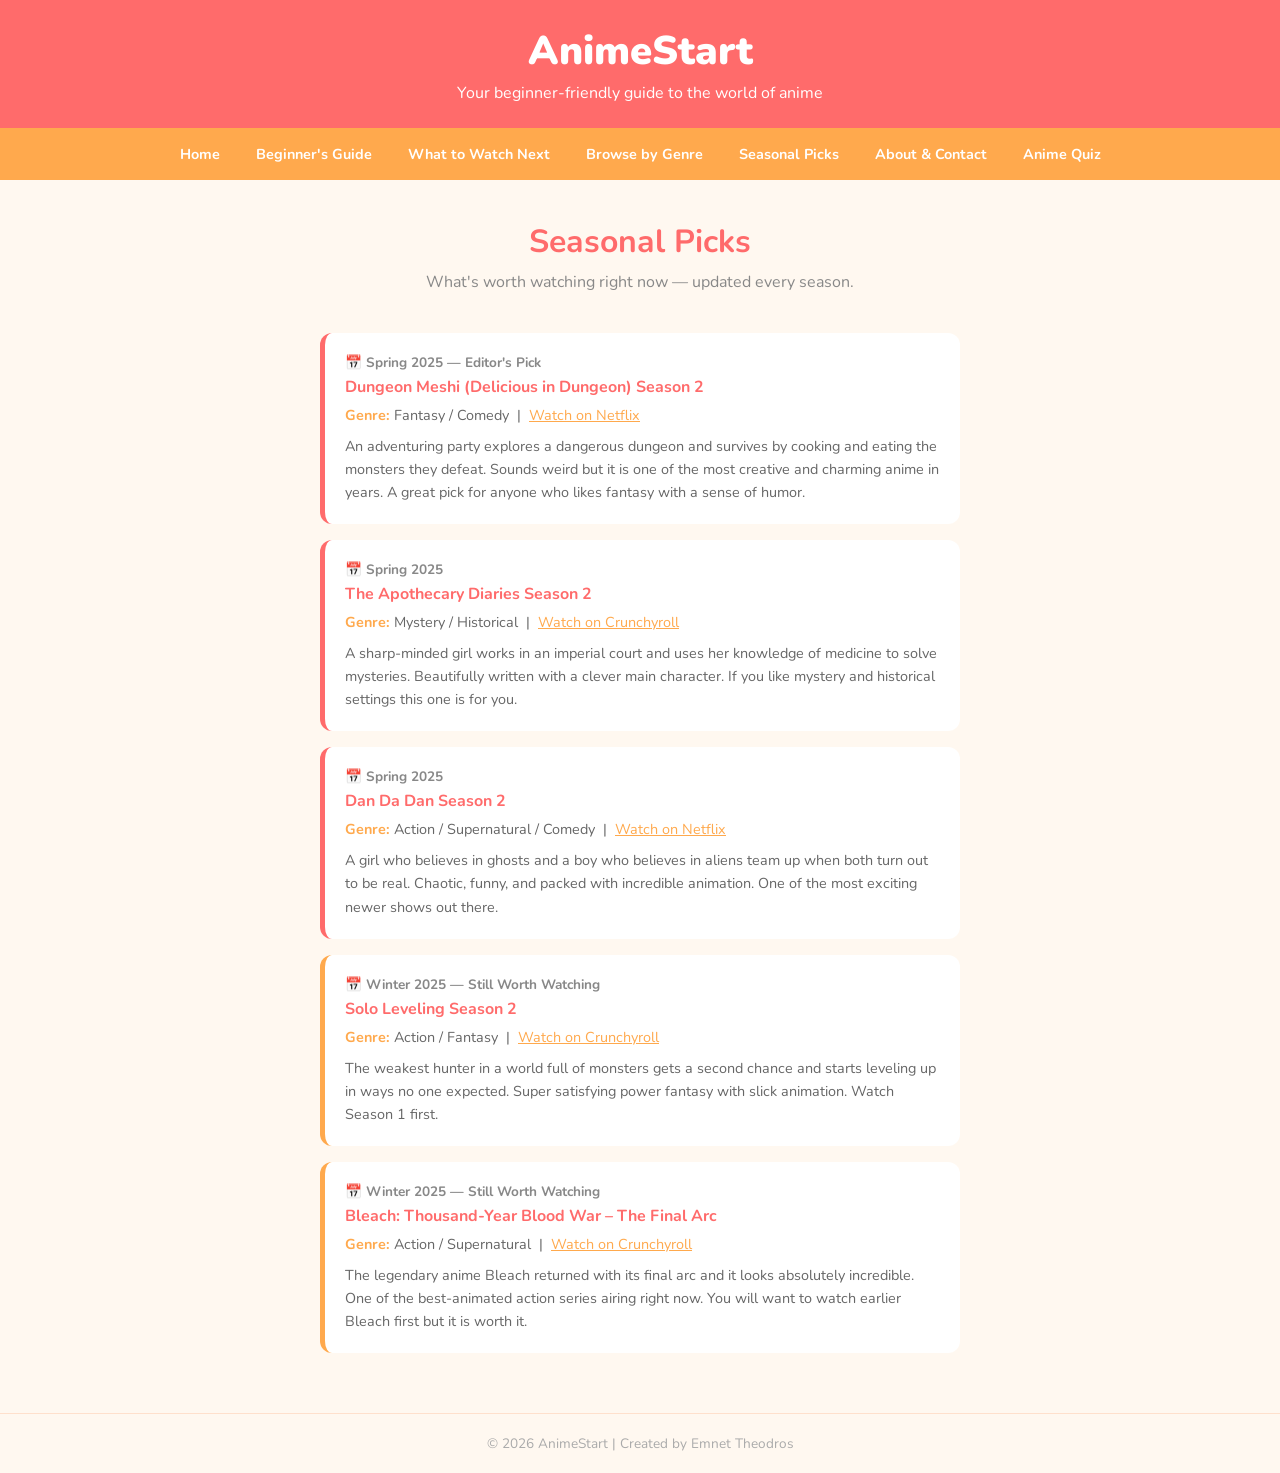
<file: seasonal-picks.html>
<!DOCTYPE html>
<html lang="en">
<head>
  <meta charset="UTF-8">
  <title>Seasonal Picks – AnimeStart</title>
  <link href="https://fonts.googleapis.com/css2?family=Nunito:wght@400;700;900&display=swap" rel="stylesheet">
  <link rel="stylesheet" href="style.css">
</head>
<body>
  <header>
    <h1>AnimeStart</h1>
    <p>Your beginner-friendly guide to the world of anime</p>
  </header>
  <nav>
    <a href="index.html">Home</a>
    <a href="beginners-guide.html">Beginner's Guide</a>
    <a href="what-to-watch.html">What to Watch Next</a>
    <a href="browse-by-genre.html">Browse by Genre</a>
    <a href="seasonal-picks.html">Seasonal Picks</a>
    <a href="about.html">About & Contact</a>
    <a href="quiz.html">Anime Quiz</a>
  </nav>
  <div class="page-title">
    <h2>Seasonal Picks </h2>
    <p>What's worth watching right now — updated every season.</p>
  </div>
  <div class="guides">
    <div class="guide-card" style="border-left-color: #ff6b6b;">
      <h3 style="color:#888; font-size:0.85rem; margin-bottom:4px;">📅 Spring 2025 — Editor's Pick</h3>
      <h3> Dungeon Meshi (Delicious in Dungeon) Season 2</h3>
      <p><strong>Genre:</strong> Fantasy / Comedy &nbsp;|&nbsp; <a href="https://www.netflix.com/title/81736863" target="_blank" style="color:#ffa94d;">Watch on Netflix</a></p>
      <p style="margin-top:8px;">An adventuring party explores a dangerous dungeon and survives by cooking and eating the monsters they defeat. Sounds weird but it is one of the most creative and charming anime in years. A great pick for anyone who likes fantasy with a sense of humor.</p>
    </div>
    <div class="guide-card" style="border-left-color: #ff6b6b;">
      <h3 style="color:#888; font-size:0.85rem; margin-bottom:4px;">📅 Spring 2025</h3>
      <h3>The Apothecary Diaries Season 2</h3>
      <p><strong>Genre:</strong> Mystery / Historical &nbsp;|&nbsp; <a href="https://www.crunchyroll.com/series/GG1X79KE9/the-apothecary-diaries" target="_blank" style="color:#ffa94d;">Watch on Crunchyroll</a></p>
      <p style="margin-top:8px;">A sharp-minded girl works in an imperial court and uses her knowledge of medicine to solve mysteries. Beautifully written with a clever main character. If you like mystery and historical settings this one is for you.</p>
    </div>
    <div class="guide-card" style="border-left-color: #ff6b6b;">
      <h3 style="color:#888; font-size:0.85rem; margin-bottom:4px;">📅 Spring 2025</h3>
      <h3>Dan Da Dan Season 2</h3>
      <p><strong>Genre:</strong> Action / Supernatural / Comedy &nbsp;|&nbsp; <a href="https://www.netflix.com/title/81736101" target="_blank" style="color:#ffa94d;">Watch on Netflix</a></p>
      <p style="margin-top:8px;">A girl who believes in ghosts and a boy who believes in aliens team up when both turn out to be real. Chaotic, funny, and packed with incredible animation. One of the most exciting newer shows out there.</p>
    </div>
    <div class="guide-card">
      <h3 style="color:#888; font-size:0.85rem; margin-bottom:4px;">📅 Winter 2025 — Still Worth Watching</h3>
      <h3> Solo Leveling Season 2</h3>
      <p><strong>Genre:</strong> Action / Fantasy &nbsp;|&nbsp; <a href="https://www.crunchyroll.com/series/GY8VX2D9Y/solo-leveling" target="_blank" style="color:#ffa94d;">Watch on Crunchyroll</a></p>
      <p style="margin-top:8px;">The weakest hunter in a world full of monsters gets a second chance and starts leveling up in ways no one expected. Super satisfying power fantasy with slick animation. Watch Season 1 first.</p>
    </div>
    <div class="guide-card">
      <h3 style="color:#888; font-size:0.85rem; margin-bottom:4px;">📅 Winter 2025 — Still Worth Watching</h3>
      <h3> Bleach: Thousand-Year Blood War – The Final Arc</h3>
      <p><strong>Genre:</strong> Action / Supernatural &nbsp;|&nbsp; <a href="https://www.crunchyroll.com/series/GYDQN15Q6/bleach-thousand-year-blood-war" target="_blank" style="color:#ffa94d;">Watch on Crunchyroll</a></p>
      <p style="margin-top:8px;">The legendary anime Bleach returned with its final arc and it looks absolutely incredible. One of the best-animated action series airing right now. You will want to watch earlier Bleach first but it is worth it.</p>
    </div>
  </div>
  
  <footer>
    &copy; 2026 AnimeStart | Created by Emnet Theodros
  </footer>
</body>
</html>
</file>
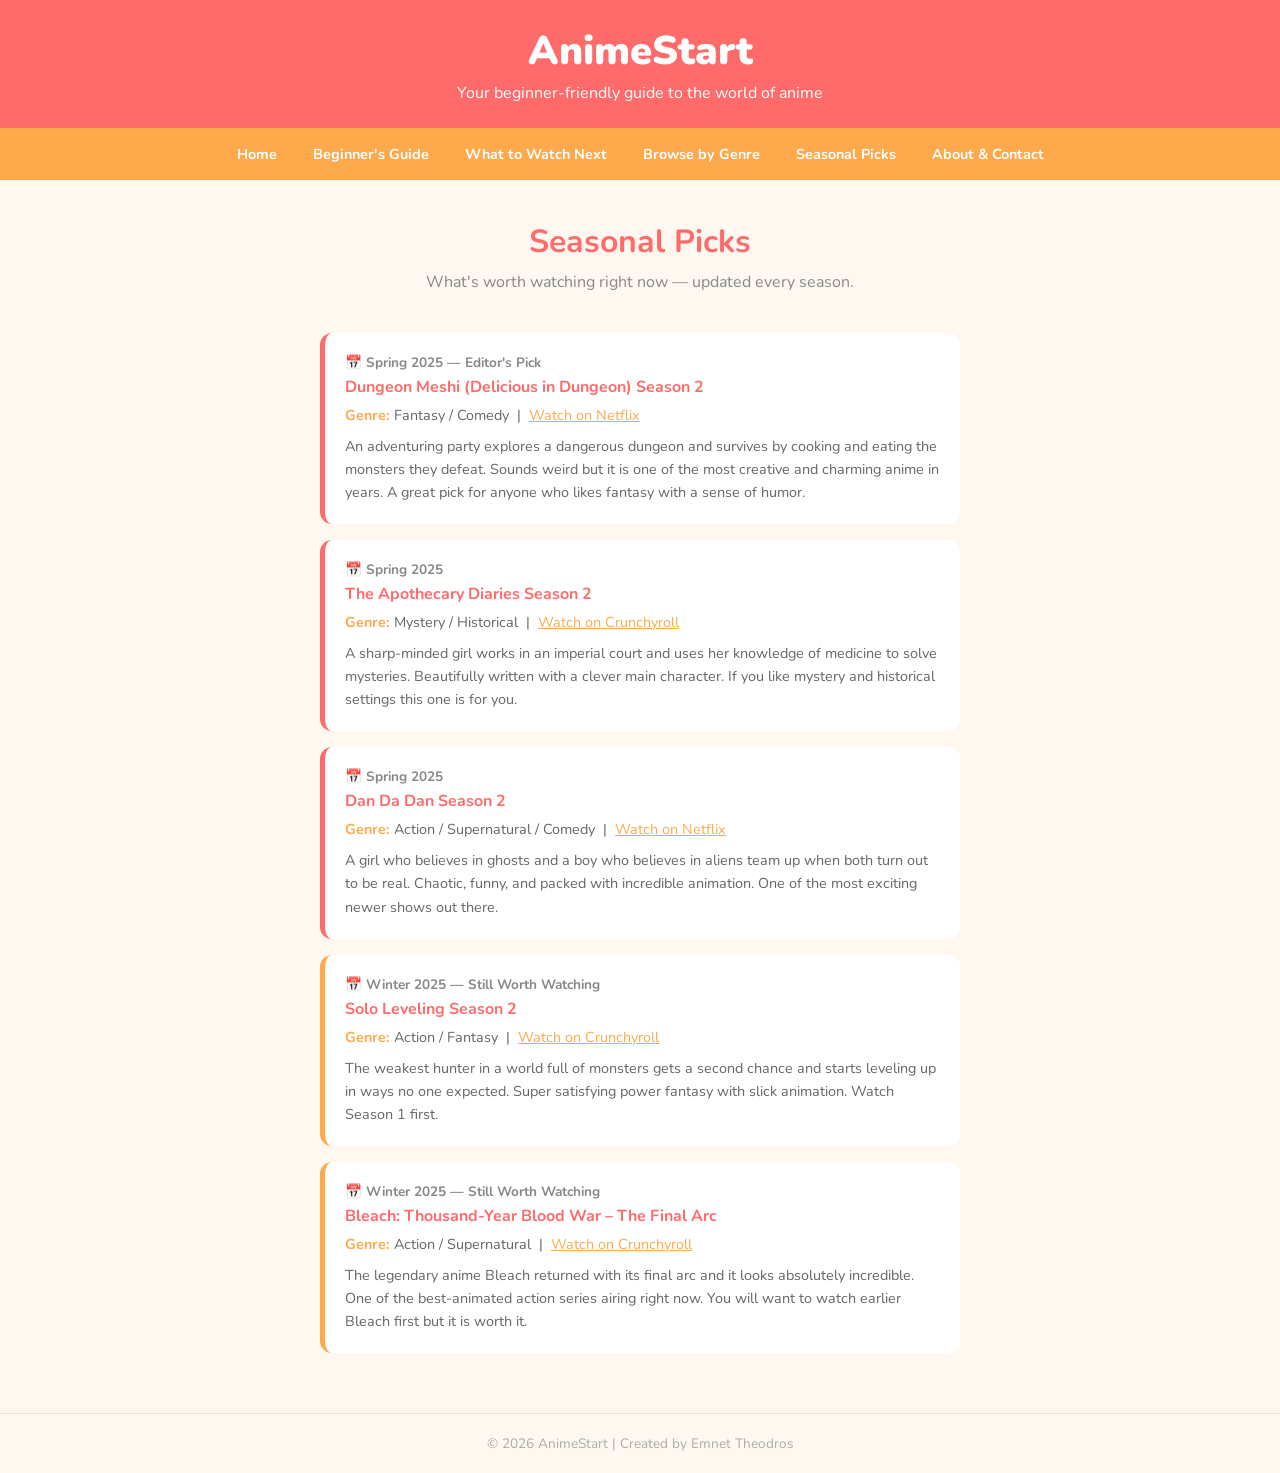
<file: seasonal.html>
<!DOCTYPE html>
<html lang="en">
<head>
  <meta charset="UTF-8">
  <title>Seasonal Picks – AnimeStart</title>
  <link href="https://fonts.googleapis.com/css2?family=Nunito:wght@400;700;900&display=swap" rel="stylesheet">
  <link rel="stylesheet" href="style.css">
</head>
<body>
  <header>
    <h1>AnimeStart</h1>
    <p>Your beginner-friendly guide to the world of anime</p>
  </header>
  <nav>
    <a href="index.html">Home</a>
    <a href="beginners-guide.html">Beginner's Guide</a>
    <a href="what-to-watch.html">What to Watch Next</a>
    <a href="browse-by-genre.html">Browse by Genre</a>
    <a href="seasonal-picks.html">Seasonal Picks</a>
    <a href="about.html">About & Contact</a>
  </nav>
  <div class="page-title">
    <h2>Seasonal Picks </h2>
    <p>What's worth watching right now — updated every season.</p>
  </div>
  <div class="guides">
    <div class="guide-card" style="border-left-color: #ff6b6b;">
      <h3 style="color:#888; font-size:0.85rem; margin-bottom:4px;">📅 Spring 2025 — Editor's Pick</h3>
      <h3> Dungeon Meshi (Delicious in Dungeon) Season 2</h3>
      <p><strong>Genre:</strong> Fantasy / Comedy &nbsp;|&nbsp; <a href="https://www.netflix.com/title/81736863" target="_blank" style="color:#ffa94d;">Watch on Netflix</a></p>
      <p style="margin-top:8px;">An adventuring party explores a dangerous dungeon and survives by cooking and eating the monsters they defeat. Sounds weird but it is one of the most creative and charming anime in years. A great pick for anyone who likes fantasy with a sense of humor.</p>
    </div>
    <div class="guide-card" style="border-left-color: #ff6b6b;">
      <h3 style="color:#888; font-size:0.85rem; margin-bottom:4px;">📅 Spring 2025</h3>
      <h3>The Apothecary Diaries Season 2</h3>
      <p><strong>Genre:</strong> Mystery / Historical &nbsp;|&nbsp; <a href="https://www.crunchyroll.com/series/GG1X79KE9/the-apothecary-diaries" target="_blank" style="color:#ffa94d;">Watch on Crunchyroll</a></p>
      <p style="margin-top:8px;">A sharp-minded girl works in an imperial court and uses her knowledge of medicine to solve mysteries. Beautifully written with a clever main character. If you like mystery and historical settings this one is for you.</p>
    </div>
    <div class="guide-card" style="border-left-color: #ff6b6b;">
      <h3 style="color:#888; font-size:0.85rem; margin-bottom:4px;">📅 Spring 2025</h3>
      <h3>Dan Da Dan Season 2</h3>
      <p><strong>Genre:</strong> Action / Supernatural / Comedy &nbsp;|&nbsp; <a href="https://www.netflix.com/title/81736101" target="_blank" style="color:#ffa94d;">Watch on Netflix</a></p>
      <p style="margin-top:8px;">A girl who believes in ghosts and a boy who believes in aliens team up when both turn out to be real. Chaotic, funny, and packed with incredible animation. One of the most exciting newer shows out there.</p>
    </div>
    <div class="guide-card">
      <h3 style="color:#888; font-size:0.85rem; margin-bottom:4px;">📅 Winter 2025 — Still Worth Watching</h3>
      <h3> Solo Leveling Season 2</h3>
      <p><strong>Genre:</strong> Action / Fantasy &nbsp;|&nbsp; <a href="https://www.crunchyroll.com/series/GY8VX2D9Y/solo-leveling" target="_blank" style="color:#ffa94d;">Watch on Crunchyroll</a></p>
      <p style="margin-top:8px;">The weakest hunter in a world full of monsters gets a second chance and starts leveling up in ways no one expected. Super satisfying power fantasy with slick animation. Watch Season 1 first.</p>
    </div>
    <div class="guide-card">
      <h3 style="color:#888; font-size:0.85rem; margin-bottom:4px;">📅 Winter 2025 — Still Worth Watching</h3>
      <h3> Bleach: Thousand-Year Blood War – The Final Arc</h3>
      <p><strong>Genre:</strong> Action / Supernatural &nbsp;|&nbsp; <a href="https://www.crunchyroll.com/series/GYDQN15Q6/bleach-thousand-year-blood-war" target="_blank" style="color:#ffa94d;">Watch on Crunchyroll</a></p>
      <p style="margin-top:8px;">The legendary anime Bleach returned with its final arc and it looks absolutely incredible. One of the best-animated action series airing right now. You will want to watch earlier Bleach first but it is worth it.</p>
    </div>
  </div>
  <footer>
    &copy; 2026 AnimeStart | Created by Emnet Theodros
  </footer>
</body>
</html>
</file>
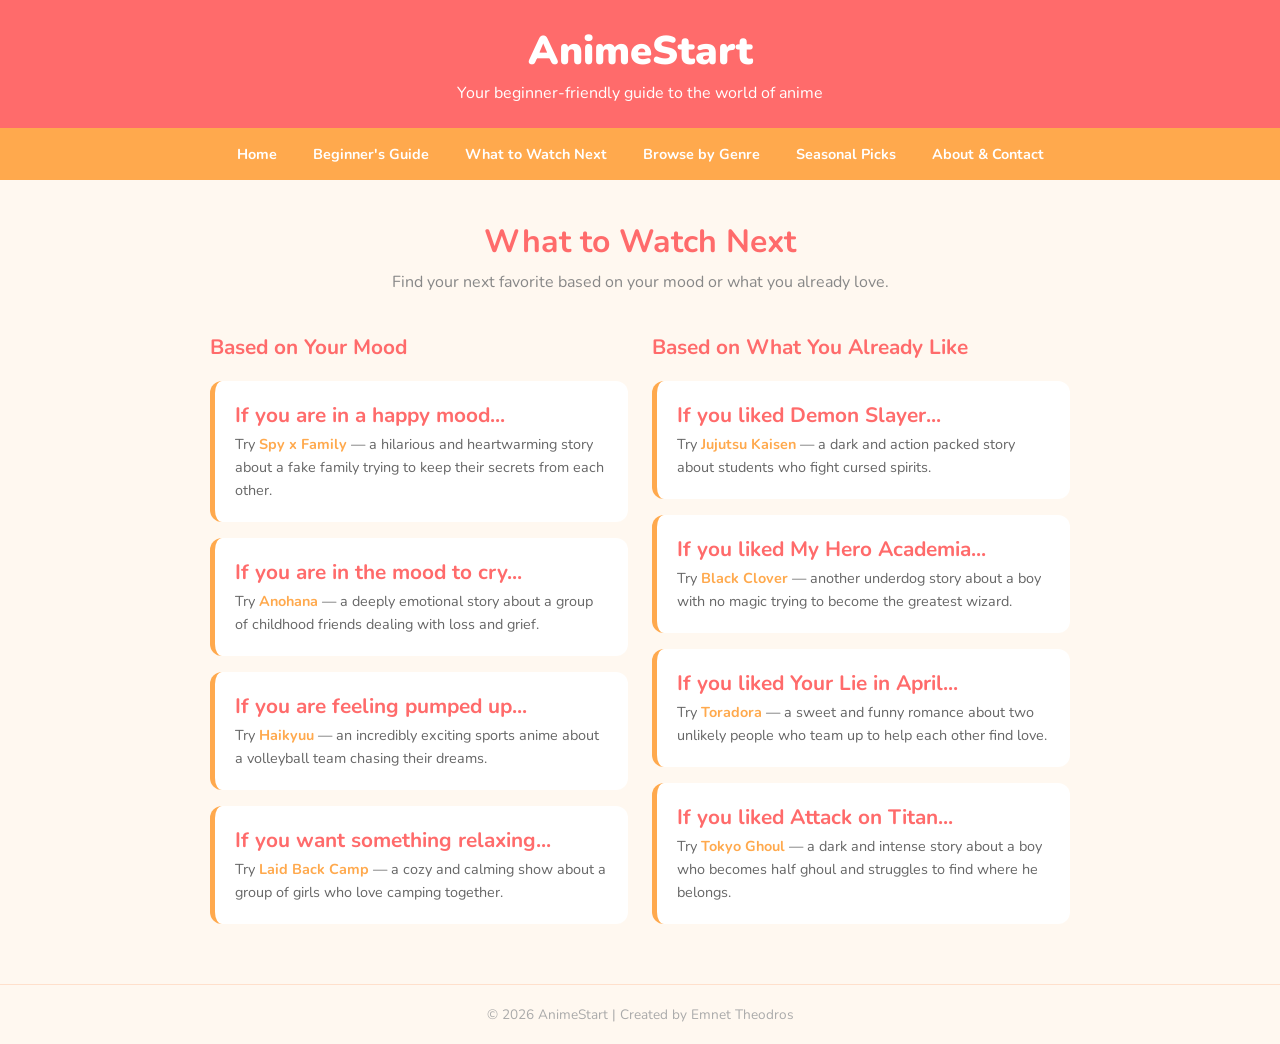
<file: watchnext.html>
<!DOCTYPE html>
<html lang="en">
<head>
  <meta charset="UTF-8">
  <title>What to Watch Next | AnimeStart</title>
  <link href="https://fonts.googleapis.com/css2?family=Nunito:wght@400;700;900&display=swap" rel="stylesheet">
  <link rel="stylesheet" href="style.css">
</head>
<body>

  <header>
    <h1>AnimeStart</h1>
    <p>Your beginner-friendly guide to the world of anime</p>
  </header>

  <nav>
    <a href="index.html">Home</a>
    <a href="beginners-guide.html">Beginner's Guide</a>
    <a href="what-to-watch.html">What to Watch Next</a>
    <a href="browse-by-genre.html">Browse by Genre</a>
    <a href="seasonal-picks.html">Seasonal Picks</a>
    <a href="about.html">About & Contact</a>
  </nav>

  <div class="page-title">
    <h2>What to Watch Next</h2>
    <p>Find your next favorite based on your mood or what you already love.</p>
  </div>

  <div class="two-column">

    <div class="column">
      <h3>Based on Your Mood</h3>

      <div class="guide-card">
        <h3>If you are in a happy mood...</h3>
        <p>Try <strong>Spy x Family</strong> — a hilarious and heartwarming story about a fake family trying to keep their secrets from each other.</p>
      </div>

      <div class="guide-card">
        <h3>If you are in the mood to cry...</h3>
        <p>Try <strong>Anohana</strong> — a deeply emotional story about a group of childhood friends dealing with loss and grief.</p>
      </div>

      <div class="guide-card">
        <h3>If you are feeling pumped up...</h3>
        <p>Try <strong>Haikyuu</strong> — an incredibly exciting sports anime about a volleyball team chasing their dreams.</p>
      </div>

      <div class="guide-card">
        <h3>If you want something relaxing...</h3>
        <p>Try <strong>Laid Back Camp</strong> — a cozy and calming show about a group of girls who love camping together.</p>
      </div>
    </div>

    <div class="column">
      <h3>Based on What You Already Like</h3>

      <div class="guide-card">
        <h3>If you liked Demon Slayer...</h3>
        <p>Try <strong>Jujutsu Kaisen</strong> — a dark and action packed story about students who fight cursed spirits.</p>
      </div>

      <div class="guide-card">
        <h3>If you liked My Hero Academia...</h3>
        <p>Try <strong>Black Clover</strong> — another underdog story about a boy with no magic trying to become the greatest wizard.</p>
      </div>

      <div class="guide-card">
        <h3>If you liked Your Lie in April...</h3>
        <p>Try <strong>Toradora</strong> — a sweet and funny romance about two unlikely people who team up to help each other find love.</p>
      </div>

      <div class="guide-card">
        <h3>If you liked Attack on Titan...</h3>
        <p>Try <strong>Tokyo Ghoul</strong> — a dark and intense story about a boy who becomes half ghoul and struggles to find where he belongs.</p>
      </div>
    </div>

  </div>

  <footer>
    &copy; 2026 AnimeStart | Created by Emnet Theodros
  </footer>

</body>
</html>
</file>
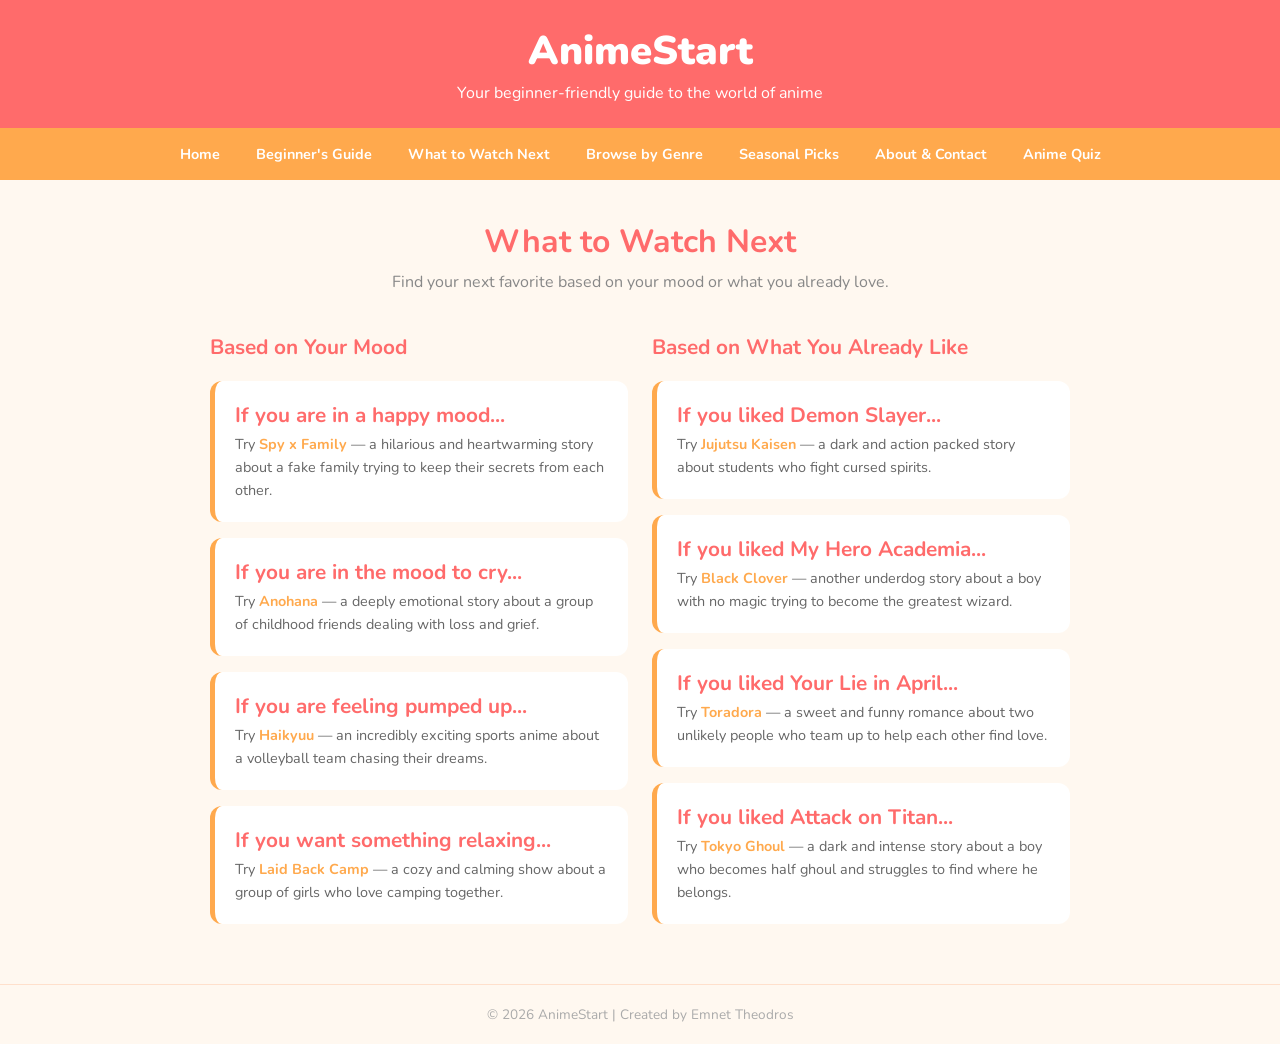
<file: what-to-watch.html>
<!DOCTYPE html>
<html lang="en">
<head>
  <meta charset="UTF-8">
  <title>What to Watch Next | AnimeStart</title>
  <link href="https://fonts.googleapis.com/css2?family=Nunito:wght@400;700;900&display=swap" rel="stylesheet">
  <link rel="stylesheet" href="style.css">
</head>
<body>

  <header>
    <h1>AnimeStart</h1>
    <p>Your beginner-friendly guide to the world of anime</p>
  </header>

  <nav>
    <a href="index.html">Home</a>
    <a href="beginners-guide.html">Beginner's Guide</a>
    <a href="what-to-watch.html">What to Watch Next</a>
    <a href="browse-by-genre.html">Browse by Genre</a>
    <a href="seasonal-picks.html">Seasonal Picks</a>
    <a href="about.html">About & Contact</a>
    <a href="quiz.html">Anime Quiz</a>
  </nav>

  <div class="page-title">
    <h2>What to Watch Next</h2>
    <p>Find your next favorite based on your mood or what you already love.</p>
  </div>

  <div class="two-column">

    <div class="column">
      <h3>Based on Your Mood</h3>

      <div class="guide-card">
        <h3>If you are in a happy mood...</h3>
        <p>Try <strong>Spy x Family</strong> — a hilarious and heartwarming story about a fake family trying to keep their secrets from each other.</p>
      </div>

      <div class="guide-card">
        <h3>If you are in the mood to cry...</h3>
        <p>Try <strong>Anohana</strong> — a deeply emotional story about a group of childhood friends dealing with loss and grief.</p>
      </div>

      <div class="guide-card">
        <h3>If you are feeling pumped up...</h3>
        <p>Try <strong>Haikyuu</strong> — an incredibly exciting sports anime about a volleyball team chasing their dreams.</p>
      </div>

      <div class="guide-card">
        <h3>If you want something relaxing...</h3>
        <p>Try <strong>Laid Back Camp</strong> — a cozy and calming show about a group of girls who love camping together.</p>
      </div>
    </div>



    <div class="column">
      <h3>Based on What You Already Like</h3>

      <div class="guide-card">
        <h3>If you liked Demon Slayer...</h3>
        <p>Try <strong>Jujutsu Kaisen</strong> — a dark and action packed story about students who fight cursed spirits.</p>
      </div>

      <div class="guide-card">
        <h3>If you liked My Hero Academia...</h3>
        <p>Try <strong>Black Clover</strong> — another underdog story about a boy with no magic trying to become the greatest wizard.</p>
      </div>

      <div class="guide-card">
        <h3>If you liked Your Lie in April...</h3>
        <p>Try <strong>Toradora</strong> — a sweet and funny romance about two unlikely people who team up to help each other find love.</p>
      </div>

      <div class="guide-card">
        <h3>If you liked Attack on Titan...</h3>
        <p>Try <strong>Tokyo Ghoul</strong> — a dark and intense story about a boy who becomes half ghoul and struggles to find where he belongs.</p>
      </div>
    </div>

  </div>

  <footer>
    &copy; 2026 AnimeStart | Created by Emnet Theodros
  </footer>

</body>
</html>
</file>
<file: style.css>
* {
  margin: 0;
  padding: 0;
  box-sizing: border-box;
}
body {
  font-family: 'Nunito', sans-serif;
  background-color: #fff8f0;
  color: #333;
}
header {
  background-color: #ff6b6b;
  padding: 24px;
  text-align: center;
  color: white;
}
header h1 {
  font-size: 2.5rem;
  font-weight: 900;
}
header p {
  font-size: 1rem;
  margin-top: 4px;
}
nav {
  background-color: #ffa94d;
  display: flex;
  justify-content: center;
  flex-wrap: wrap;
  gap: 8px;
  padding: 10px;
}
nav a {
  color: white;
  text-decoration: none;
  padding: 6px 14px;
  border-radius: 20px;
  font-weight: 700;
  font-size: 0.9rem;
}
nav a:hover {
  background-color: rgba(255,255,255,0.25);
}
.hero {
  text-align: center;
  padding: 60px 20px;
}
.hero h2 {
  font-size: 2rem;
  color: #ff6b6b;
  margin-bottom: 12px;
}
.hero p {
  font-size: 1rem;
  color: #666;
  margin-bottom: 20px;
}
.hero a {
  background-color: #ff6b6b;
  color: white;
  text-decoration: none;
  padding: 10px 28px;
  border-radius: 20px;
  font-weight: 700;
}
.hero a:hover {
  background-color: #ffa94d;
}
.page-title {
  text-align: center;
  padding: 40px 20px 10px;
}
.page-title h2 {
  font-size: 2rem;
  color: #ff6b6b;
}
.page-title p {
  color: #888;
  margin-top: 8px;
}
.guides {
  display: flex;
  flex-direction: column;
  gap: 16px;
  max-width: 680px;
  margin: 30px auto 60px;
  padding: 0 20px;
}
.guide-card {
  background: white;
  border-radius: 12px;
  padding: 20px;
  border-left: 5px solid #ffa94d;
}
.guide-card h3 {
  font-size: 1rem;
  color: #ff6b6b;
  margin-bottom: 6px;
}
.guide-card p {
  font-size: 0.9rem;
  color: #666;
  line-height: 1.6;
}
.guide-card strong {
  color: #ffa94d;
}
footer {
  text-align: center;
  padding: 20px;
  font-size: 0.85rem;
  color: #aaa;
  border-top: 1px solid #ffe0cc;
}
.two-column {
  display: flex;
  gap: 24px;
  max-width: 900px;
  margin: 30px auto 60px;
  padding: 0 20px;
}
.column {
  flex: 1;
  display: flex;
  flex-direction: column;
  gap: 16px;
}
.column h3 {
  color: #ff6b6b;
  font-size: 1.3rem;
  margin-bottom: 4px;
}
.genre-section {
  max-width: 900px;
  margin: 30px auto 60px;
  padding: 0 20px;
  display: flex;
  flex-direction: column;
  gap: 40px;
}
.genre-block h3 {
  font-size: 1.4rem;
  font-weight: 900;
  color: #ff6b6b;
  margin-bottom: 6px;
  border-bottom: 2px solid #ffa94d;
  padding-bottom: 6px;
}
.genre-block p {
  font-size: 0.9rem;
  color: #888;
  margin-bottom: 14px;
}
.genre-cards {
  display: flex;
  flex-wrap: wrap;
  gap: 16px;
}
.genre-card {
  background: white;
  border-radius: 12px;
  padding: 16px;
  flex: 1;
  min-width: 200px;
  border-left: 5px solid #ffa94d;
}
.genre-card h4 {
  font-size: 1rem;
  font-weight: 700;
  color: #ff6b6b;
  margin-bottom: 6px;
}
.genre-card p {
  font-size: 0.85rem;
  color: #666;
  line-height: 1.5;
  margin-bottom: 0;
}
.about-wrapper {
  max-width: 720px;
  margin: 40px auto 60px;
  padding: 0 24px;
  display: flex;
  flex-direction: column;
  gap: 30px;
}
.about-card {
  background: white;
  border-radius: 16px;
  padding: 28px;
  border-left: 5px solid #ffa94d;
}
.about-card h3 {
  font-size: 1.2rem;
  color: #ff6b6b;
  margin-bottom: 12px;
}
.about-card p {
  font-size: 0.95rem;
  color: #555;
  line-height: 1.8;
  margin-bottom: 10px;
}
.about-card p:last-child {
  margin-bottom: 0;
}
.stream-grid {
  display: flex;
  flex-direction: column;
  align-items: center;
  gap: 12px;
  margin-top: 8px;
}
.stream-link {
  background: #fff8f0;
  border: 2px solid #ffd6b0;
  border-radius: 12px;
  padding: 10px 20px;
  text-decoration: none;
  color: #ff6b6b;
  font-weight: 700;
  font-size: 0.9rem;
  font-family: 'Nunito', sans-serif;
}
.stream-link:hover {
  background: #ffe8cc;
  border-color: #ffa94d;
}
.form-group {
  display: flex;
  flex-direction: column;
  gap: 12px;
}
.form-group input,
.form-group textarea {
  width: 100%;
  padding: 12px 16px;
  border-radius: 12px;
  border: 2px solid #ffd6b0;
  font-family: 'Nunito', sans-serif;
  font-size: 0.95rem;
  color: #333;
  background: white;
  resize: vertical;
}
.form-group input:focus,
.form-group textarea:focus {
  outline: none;
  border-color: #ffa94d;
}
.form-group button {
  align-self: flex-start;
  background-color: #ff6b6b;
  color: white;
  border: none;
  padding: 10px 28px;
  border-radius: 20px;
  font-family: 'Nunito', sans-serif;
  font-size: 1rem;
  font-weight: 700;
  cursor: pointer;
}
.form-group button:hover {
  background-color: #ffa94d;
}
#form-thanks {
  display: none;
  color: #ff6b6b;
  font-weight: 700;
  font-size: 1rem;
  margin-top: 8px;
}
.hero-inner {
  display: flex;
  align-items: center;
  justify-content: center;
  gap: 30px;
  flex-wrap: wrap;
}
.hero-img {
  width: 180px;
  height: 220px;
  object-fit: cover;
  border-radius: 16px;
  box-shadow: 0 4px 16px rgba(0,0,0,0.1);
}
.hero-text {
  display: flex;
  flex-direction: column;
  align-items: center;
  gap: 12px;
}
.contact-form {
  max-width: 680px;
  margin: 10px auto 60px;
  padding: 0 20px;
  display: flex;
  flex-direction: column;
  gap: 14px;
}
.contact-form h3 {
  font-size: 1.3rem;
  color: #ff6b6b;
  margin-bottom: 4px;
}
.contact-form input,
.contact-form textarea {
  width: 100%;
  padding: 12px 16px;
  border-radius: 12px;
  border: 2px solid #ffd6b0;
  font-family: 'Nunito', sans-serif;
  font-size: 0.95rem;
  color: #333;
  background: white;
  resize: vertical;
}
.contact-form input:focus,
.contact-form textarea:focus {
  outline: none;}
  
.quiz-wrapper {
  max-width: 680px;
  margin: 40px auto 60px;
  padding: 0 24px;
}
.quiz-card {
  background: white;
  border-radius: 16px;
  padding: 32px;
  border-left: 5px solid #ffa94d;
}
.progress-bar-wrap {
  background: #ffe0cc;
  border-radius: 99px;
  height: 10px;
  margin-bottom: 24px;
  overflow: hidden;
}
.progress-bar-fill {
  background: #ff6b6b;
  height: 10px;
  border-radius: 99px;
  transition: width 0.4s ease;
}
.question-text {
  font-size: 1.1rem;
  font-weight: 700;
  color: #333;
  margin-bottom: 20px;
  line-height: 1.5;
}
.question-count {
  font-size: 0.85rem;
  color: #aaa;
  margin-bottom: 6px;
}
.options {
  display: flex;
  flex-direction: column;
  gap: 12px;
}
.option-btn {
  background: #fff8f0;
  border: 2px solid #ffd6b0;
  border-radius: 12px;
  padding: 14px 18px;
  font-family: 'Nunito', sans-serif;
  font-size: 0.95rem;
  font-weight: 700;
  color: #333;
  cursor: pointer;
  text-align: left;
  transition: all 0.2s;
}
.option-btn:hover {
  background: #ffe8cc;
  border-color: #ffa94d;
  color: #ff6b6b;
}
.option-btn.selected {
  background: #ff6b6b;
  border-color: #ff6b6b;
  color: white;
}
.next-btn {
  margin-top: 24px;
  background-color: #ff6b6b;
  color: white;
  border: none;
  padding: 12px 32px;
  border-radius: 20px;
  font-family: 'Nunito', sans-serif;
  font-size: 1rem;
  font-weight: 700;
  cursor: pointer;
  display: none;
}
.next-btn:hover { background-color: #ffa94d; }
.result-card { display: none; text-align: center; }
.result-emoji { font-size: 4rem; margin-bottom: 12px; }
.result-title { font-size: 1.8rem; font-weight: 900; color: #ff6b6b; margin-bottom: 8px; }
.result-desc { font-size: 0.95rem; color: #555; line-height: 1.8; margin-bottom: 20px; }
.result-watch { background: #fff8f0; border: 2px solid #ffd6b0; border-radius: 12px; padding: 16px; margin-bottom: 20px; text-align: left; }
.result-watch h4 { color: #ff6b6b; margin-bottom: 8px; font-size: 1rem; }
.result-watch a { display: inline-block; margin: 4px 6px 4px 0; background: #ff6b6b; color: white; text-decoration: none; padding: 6px 16px; border-radius: 20px; font-size: 0.85rem; font-weight: 700; }
.result-watch a:hover { background: #ffa94d; }
.restart-btn { background: transparent; border: 2px solid #ffa94d; color: #ffa94d; padding: 10px 28px; border-radius: 20px; font-family: 'Nunito', sans-serif; font-size: 1rem; font-weight: 700; cursor: pointer; }
.restart-btn:hover { background: #ffa94d; color: white; }

.about-section {
  max-width: 680px;
  margin: 30px auto 0;
  padding: 0 20px;
  display: flex;
  flex-direction: column;
  gap: 14px;
}

.about-section p {
  font-size: 0.95rem;
  color: #555;
  line-height: 1.8;
}

.links-section {
  max-width: 680px;
  margin: 30px auto 0;
  padding: 0 20px;
}

.links-section h3 {
  font-size: 1.2rem;
  color: #ff6b6b;
  margin-bottom: 14px;
}

.links-grid {
  display: flex;
  flex-wrap: wrap;
  gap: 10px;
}
</file>
